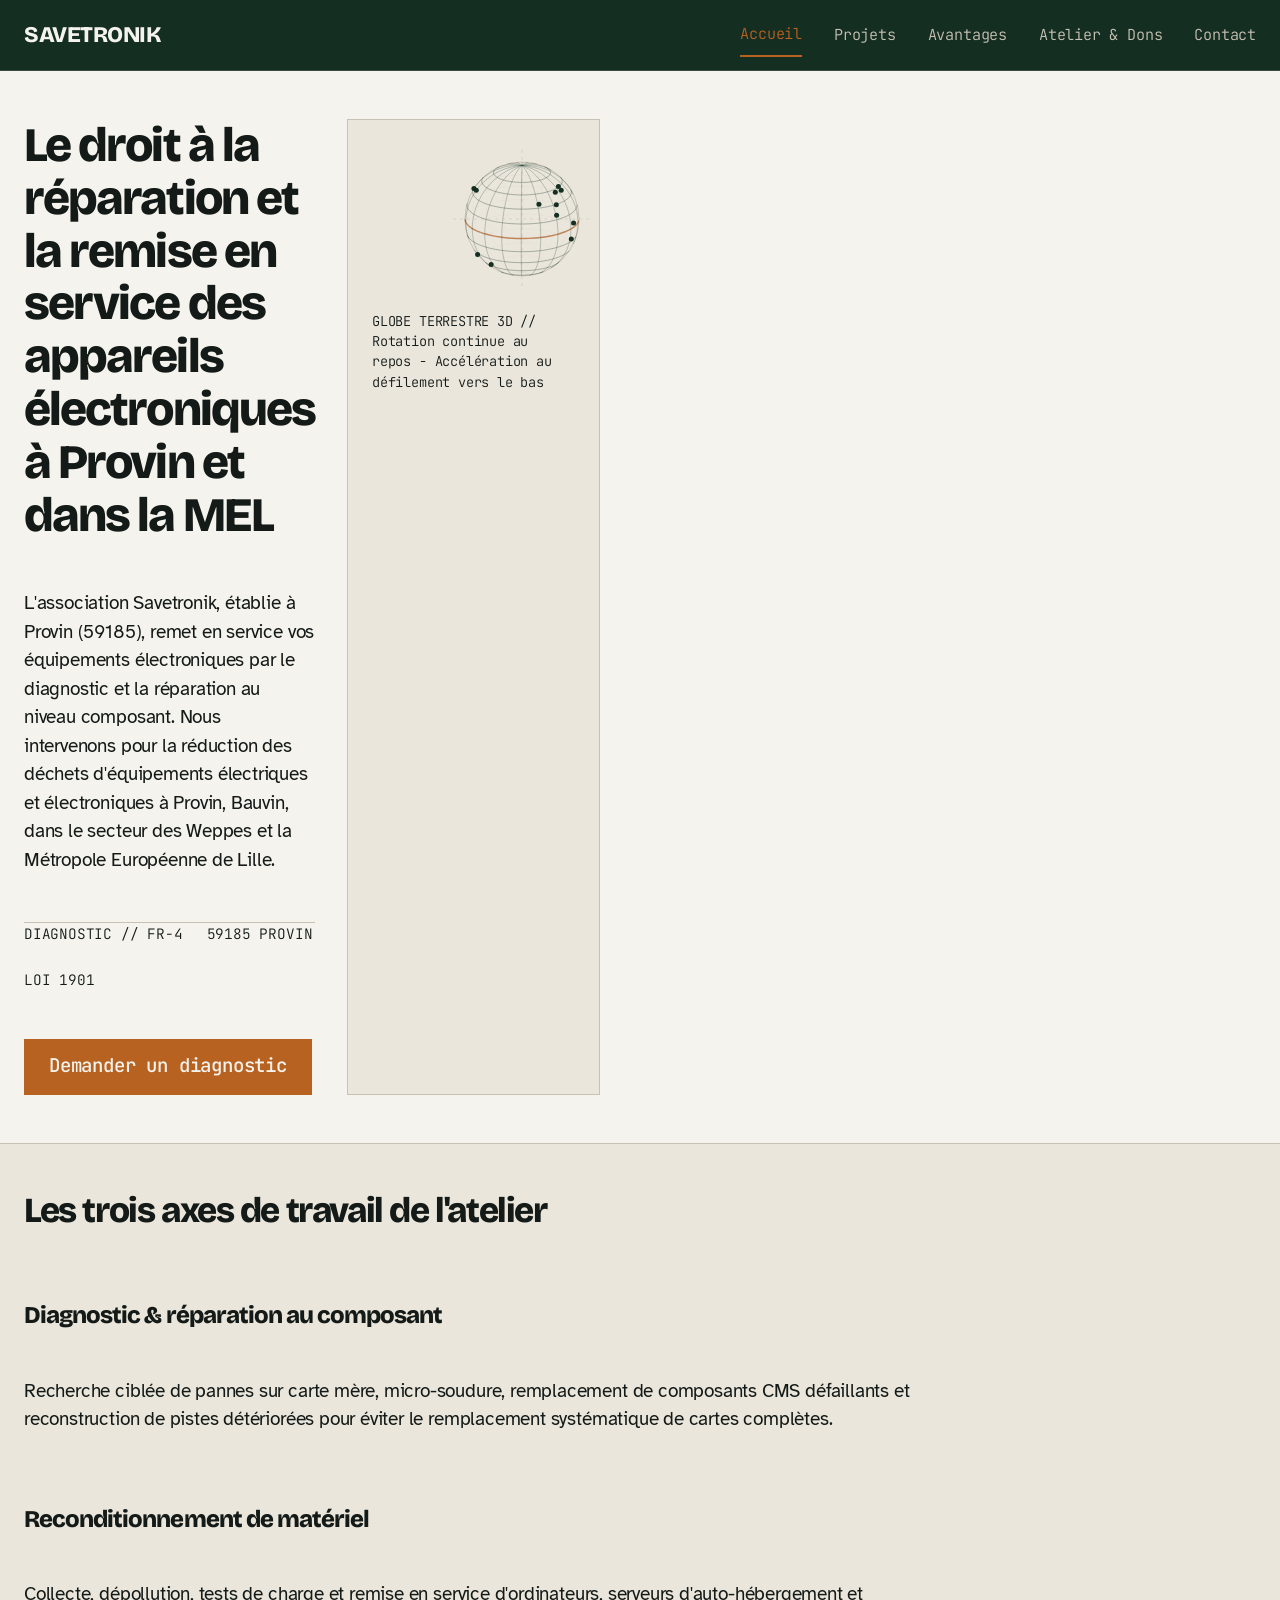
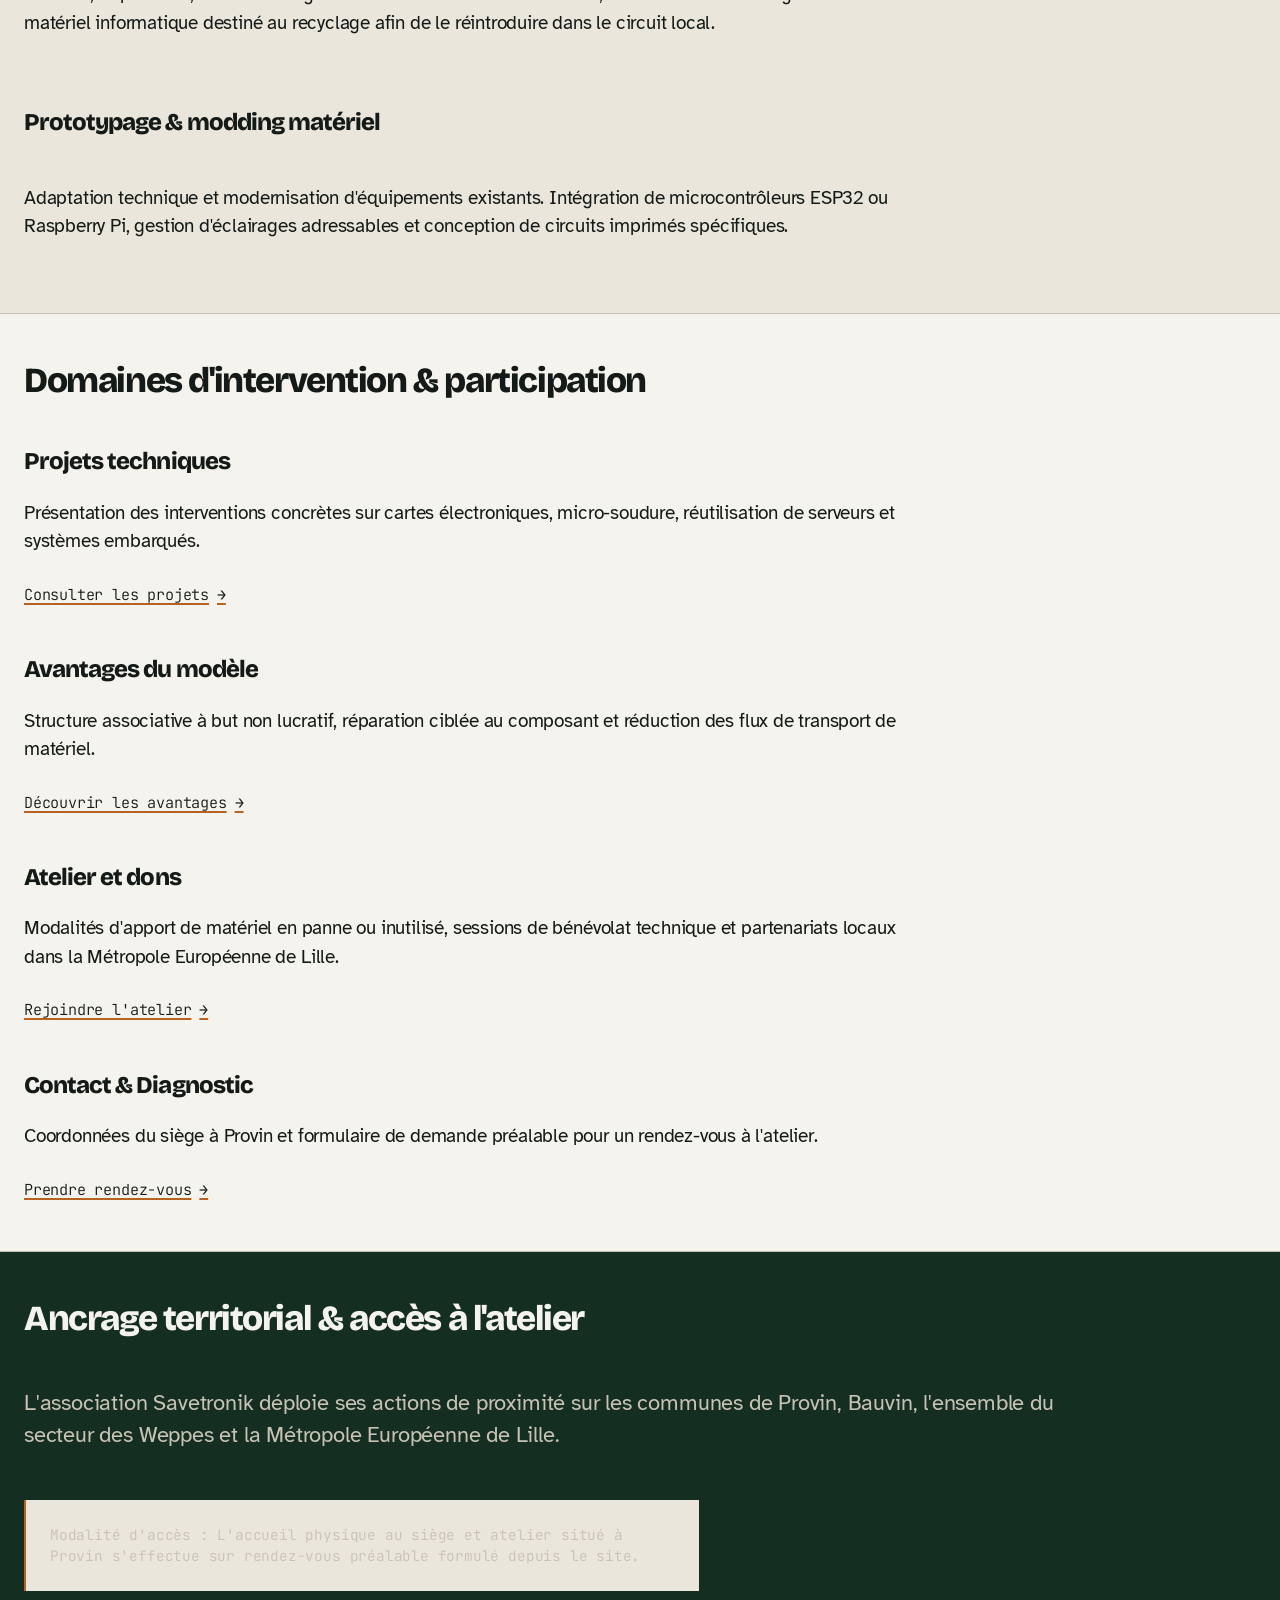
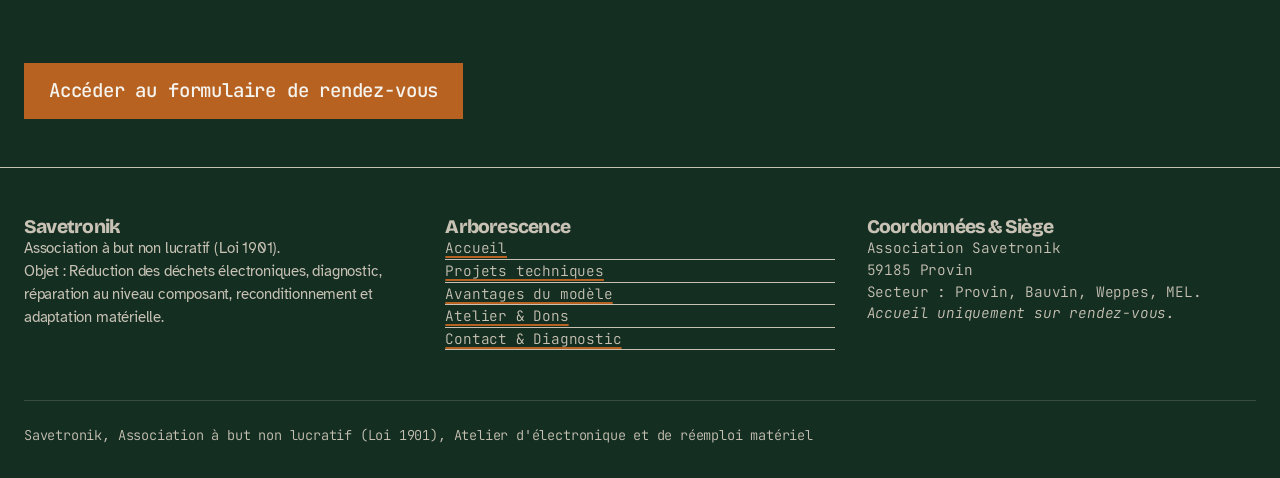
<file: index.html>
<!DOCTYPE html>
<html lang="fr">
<head>
  <meta charset="UTF-8">
  <meta name="viewport" content="width=device-width, initial-scale=1.0">
  <title>Savetronik - Réparation électronique et réemploi à Provin et dans la MEL</title>
  <meta name="description" content="Association à but non lucratif pour la réduction des déchets électroniques, la réparation au composant et le reconditionnement matériel à Provin, Bauvin et dans la Métropole Européenne de Lille.">
  <link rel="stylesheet" href="style.css">
</head>
<body>

  <a href="#contenu-principal" class="visuellement-cache">Aller au contenu principal</a>

  <header class="entete">
    <div class="conteneur conteneur--large entete__interieur">
      <a href="index.html" class="marque" aria-label="Accueil Savetronik">SAVETRONIK</a>
      <button class="nav-bouton" id="btn-menu" aria-label="Menu de navigation" aria-expanded="false" aria-controls="nav-principale">MENU</button>
      <nav class="nav" id="nav-principale">
        <a href="index.html" aria-current="page">Accueil</a>
        <a href="projets.html">Projets</a>
        <a href="avantages.html">Avantages</a>
        <a href="atelier.html">Atelier &amp; Dons</a>
        <a href="contact.html">Contact</a>
      </nav>
    </div>
  </header>

  <main id="contenu-principal">

    <section class="section premier-ecran">
      <div class="conteneur conteneur--large colonnes colonnes--asym">
        <div class="pile">
          <h1 class="premier-ecran__titre">Le droit à la réparation et la remise en service des appareils électroniques à Provin et dans la MEL</h1>
          <p class="premier-ecran__texte">
            L'association Savetronik, établie à Provin (59185), remet en service vos équipements électroniques par le diagnostic et la réparation au niveau composant. Nous intervenons pour la réduction des déchets d'équipements électriques et électroniques à Provin, Bauvin, dans le secteur des Weppes et la Métropole Européenne de Lille.
          </p>
          <div class="reperes">
            <span>DIAGNOSTIC // FR-4</span>
            <span>59185 PROVIN</span>
            <span>LOI 1901</span>
          </div>
          <p style="margin-top: var(--espace-m); margin-bottom: 0;">
            <a href="contact.html" class="bouton">Demander un diagnostic</a>
          </p>
        </div>

        <div class="premier-ecran__media">
          <canvas id="globe-3d" aria-label="Globe 3D filaire de la Terre tournant doucement au repos et plus vite lors du défilement vers le bas"></canvas>
          <p class="legende">GLOBE TERRESTRE 3D // Rotation continue au repos - Accélération au défilement vers le bas</p>
        </div>
      </div>
    </section>

    <section class="section section--teintee">
      <div class="conteneur conteneur--large">
        <h2 class="titre-section">Les trois axes de travail de l'atelier</h2>
        <div class="axes-grid">
          <div class="pile">
            <h3>Diagnostic &amp; réparation au composant</h3>
            <p>Recherche ciblée de pannes sur carte mère, micro-soudure, remplacement de composants CMS défaillants et reconstruction de pistes détériorées pour éviter le remplacement systématique de cartes complètes.</p>
          </div>
          <div class="pile">
            <h3>Reconditionnement de matériel</h3>
            <p>Collecte, dépollution, tests de charge et remise en service d'ordinateurs, serveurs d'auto-hébergement et matériel informatique destiné au recyclage afin de le réintroduire dans le circuit local.</p>
          </div>
          <div class="pile">
            <h3>Prototypage &amp; modding matériel</h3>
            <p>Adaptation technique et modernisation d'équipements existants. Intégration de microcontrôleurs ESP32 ou Raspberry Pi, gestion d'éclairages adressables et conception de circuits imprimés spécifiques.</p>
          </div>
        </div>
      </div>
    </section>

    <section class="section">
      <div class="conteneur conteneur--large">
        <h2 class="titre-section">Domaines d'intervention &amp; participation</h2>
        <ul class="renvois-liste">
          <li class="renvois-ligne">
            <h3>Projets techniques</h3>
            <p>Présentation des interventions concrètes sur cartes électroniques, micro-soudure, réutilisation de serveurs et systèmes embarqués.</p>
            <a href="projets.html" class="lien-fleche">Consulter les projets</a>
          </li>
          <li class="renvois-ligne">
            <h3>Avantages du modèle</h3>
            <p>Structure associative à but non lucratif, réparation ciblée au composant et réduction des flux de transport de matériel.</p>
            <a href="avantages.html" class="lien-fleche">Découvrir les avantages</a>
          </li>
          <li class="renvois-ligne">
            <h3>Atelier et dons</h3>
            <p>Modalités d'apport de matériel en panne ou inutilisé, sessions de bénévolat technique et partenariats locaux dans la Métropole Européenne de Lille.</p>
            <a href="atelier.html" class="lien-fleche">Rejoindre l'atelier</a>
          </li>
          <li class="renvois-ligne">
            <h3>Contact &amp; Diagnostic</h3>
            <p>Coordonnées du siège à Provin et formulaire de demande préalable pour un rendez-vous à l'atelier.</p>
            <a href="contact.html" class="lien-fleche">Prendre rendez-vous</a>
          </li>
        </ul>
      </div>
    </section>

    <section class="section section--inverse">
      <div class="conteneur conteneur--large pile">
        <h2 class="titre-section">Ancrage territorial &amp; accès à l'atelier</h2>
        <p class="texte-large">
          L'association Savetronik déploie ses actions de proximité sur les communes de Provin, Bauvin, l'ensemble du secteur des Weppes et la Métropole Européenne de Lille.
        </p>
        <p class="note">
          Modalité d'accès : L'accueil physique au siège et atelier situé à Provin s'effectue sur rendez-vous préalable formulé depuis le site.
        </p>
        <p style="margin-top: var(--espace-m); margin-bottom: 0;">
          <a href="contact.html" class="bouton">Accéder au formulaire de rendez-vous</a>
        </p>
      </div>
    </section>

  </main>

  <footer class="pied">
    <div class="conteneur conteneur--large">
      <div class="pied__colonnes">
        <div>
          <h3 style="font-size: 1.2rem; margin-top: 0; margin-bottom: var(--espace-s);">Savetronik</h3>
          <p style="font-size: 0.95rem;">
            Association à but non lucratif (Loi 1901).<br>
            Objet : Réduction des déchets électroniques, diagnostic, réparation au niveau composant, reconditionnement et adaptation matérielle.
          </p>
        </div>
        <div>
          <h3 style="font-size: 1.2rem; margin-top: 0; margin-bottom: var(--espace-s);">Arborescence</h3>
          <ul class="filets" style="font-family: var(--police-mono); font-size: 0.9rem;">
            <li><a href="index.html">Accueil</a></li>
            <li><a href="projets.html">Projets techniques</a></li>
            <li><a href="avantages.html">Avantages du modèle</a></li>
            <li><a href="atelier.html">Atelier &amp; Dons</a></li>
            <li><a href="contact.html">Contact &amp; Diagnostic</a></li>
          </ul>
        </div>
        <div>
          <h3 style="font-size: 1.2rem; margin-top: 0; margin-bottom: var(--espace-s);">Coordonnées &amp; Siège</h3>
          <p style="font-family: var(--police-mono); font-size: 0.9rem;">
            Association Savetronik<br>
            59185 Provin<br>
            Secteur : Provin, Bauvin, Weppes, MEL.<br>
            <em>Accueil uniquement sur rendez-vous.</em>
          </p>
        </div>
      </div>
      <div class="pied__mentions">
        <span>Savetronik, Association à but non lucratif (Loi 1901), Atelier d'électronique et de réemploi matériel</span>
      </div>
    </div>
  </footer>

  <script>
    const btnMenu = document.getElementById('btn-menu');
    const navPrincipale = document.getElementById('nav-principale');

    if (btnMenu && navPrincipale) {
      btnMenu.addEventListener('click', () => {
        const isOpen = navPrincipale.classList.toggle('nav--ouverte');
        btnMenu.setAttribute('aria-expanded', isOpen);
      });
    }

    (function initTerre3D() {
      const canvas = document.getElementById('globe-3d');
      if (!canvas) return;
      const ctx = canvas.getContext('2d');

      let width = 0;
      let height = 0;
      let radius = 0;
      let angleY = 0;
      const angleX = 0.35;

      const baseSpeed = 0.003;
      let extraSpeed = 0;
      let lastScrollY = window.scrollY;

      function ajusterTaille() {
        const dpr = window.devicePixelRatio || 1;
        const rect = canvas.getBoundingClientRect();
        width = rect.width;
        height = rect.height || rect.width;
        canvas.width = width * dpr;
        canvas.height = height * dpr;
        ctx.scale(dpr, dpr);
        radius = Math.min(width, height) * 0.38;
      }

      window.addEventListener('resize', ajusterTaille);
      ajusterTaille();

      window.addEventListener('scroll', () => {
        const actuelScroll = window.scrollY;
        const delta = actuelScroll - lastScrollY;
        if (delta > 0) {
          extraSpeed += delta * 0.0018;
        }
        lastScrollY = actuelScroll;
      }, { passive: true });

      const latitudes = [-60, -45, -30, -15, 0, 15, 30, 45, 60];
      const longitudes = [];
      for (let i = 0; i < 360; i += 20) {
        longitudes.push(i);
      }

      const continents = [
        { lat: 50.5, lon: 2.9, label: "PROVIN / MEL", focal: true },
        { lat: 48.8, lon: 2.35 }, { lat: 51.5, lon: -0.12 }, { lat: 41.9, lon: 12.5 },
        { lat: 52.5, lon: 13.4 }, { lat: 55.7, lon: 37.6 }, { lat: 40.4, lon: -3.7 },
        { lat: 36.7, lon: 3.0 }, { lat: 30.0, lon: 31.2 }, { lat: -4.3, lon: 15.3 },
        { lat: -26.2, lon: 28.0 }, { lat: 14.7, lon: -17.4 }, { lat: 12.0, lon: 8.5 },
        { lat: 35.7, lon: 139.7 }, { lat: 31.2, lon: 121.4 }, { lat: 28.6, lon: 77.2 },
        { lat: 13.7, lon: 100.5 }, { lat: 1.3, lon: 103.8 }, { lat: 25.0, lon: 55.3 },
        { lat: 40.7, lon: -74.0 }, { lat: 34.0, lon: -118.2 }, { lat: 41.8, lon: -87.6 },
        { lat: 29.7, lon: -95.3 }, { lat: 45.5, lon: -73.5 }, { lat: 19.4, lon: -99.1 },
        { lat: -23.5, lon: -46.6 }, { lat: -34.6, lon: -58.4 }, { lat: -12.0, lon: -77.0 },
        { lat: 4.6, lon: -74.0 }, { lat: -33.8, lon: 151.2 }, { lat: -37.8, lon: 144.9 },
        { lat: -41.3, lon: 174.7 }
      ];

      function projeter(latDeg, lonDeg) {
        const lat = latDeg * Math.PI / 180;
        const lon = (lonDeg * Math.PI / 180) + angleY;

        const x = Math.cos(lat) * Math.sin(lon);
        const y = Math.sin(lat);
        const z = Math.cos(lat) * Math.cos(lon);

        const yRot = y * Math.cos(angleX) - z * Math.sin(angleX);
        const zRot = y * Math.sin(angleX) + z * Math.cos(angleX);

        return {
          x: width / 2 + x * radius,
          y: height / 2 - yRot * radius,
          z: zRot
        };
      }

      function animer() {
        ctx.clearRect(0, 0, width, height);

        ctx.beginPath();
        ctx.arc(width / 2, height / 2, radius, 0, Math.PI * 2);
        ctx.fillStyle = '#EAE6DC';
        ctx.fill();
        ctx.strokeStyle = '#C8C2B4';
        ctx.lineWidth = 1;
        ctx.stroke();

        ctx.setLineDash([3, 4]);
        ctx.strokeStyle = 'rgba(200, 194, 180, 0.5)';
        ctx.beginPath();
        ctx.moveTo(width / 2 - radius - 12, height / 2);
        ctx.lineTo(width / 2 + radius + 12, height / 2);
        ctx.moveTo(width / 2, height / 2 - radius - 12);
        ctx.lineTo(width / 2, height / 2 + radius + 12);
        ctx.stroke();
        ctx.setLineDash([]);

        latitudes.forEach(lat => {
          const pts = [];
          for (let lon = 0; lon <= 360; lon += 6) {
            pts.push(projeter(lat, lon));
          }
          for (let i = 0; i < pts.length - 1; i++) {
            const p1 = pts[i];
            const p2 = pts[i + 1];
            ctx.beginPath();
            ctx.moveTo(p1.x, p1.y);
            ctx.lineTo(p2.x, p2.y);
            if (p1.z > 0 && p2.z > 0) {
              ctx.strokeStyle = lat === 0 ? 'rgba(168, 80, 20, 0.65)' : 'rgba(20, 46, 34, 0.4)';
              ctx.lineWidth = lat === 0 ? 1.4 : 0.8;
              ctx.stroke();
            } else {
              ctx.strokeStyle = 'rgba(200, 194, 180, 0.2)';
              ctx.lineWidth = 0.5;
              ctx.stroke();
            }
          }
        });

        longitudes.forEach(lon => {
          const pts = [];
          for (let lat = -90; lat <= 90; lat += 6) {
            pts.push(projeter(lat, lon));
          }
          for (let i = 0; i < pts.length - 1; i++) {
            const p1 = pts[i];
            const p2 = pts[i + 1];
            ctx.beginPath();
            ctx.moveTo(p1.x, p1.y);
            ctx.lineTo(p2.x, p2.y);
            if (p1.z > 0 && p2.z > 0) {
              ctx.strokeStyle = 'rgba(20, 46, 34, 0.3)';
              ctx.lineWidth = 0.8;
              ctx.stroke();
            } else {
              ctx.strokeStyle = 'rgba(200, 194, 180, 0.18)';
              ctx.lineWidth = 0.5;
              ctx.stroke();
            }
          }
        });

        continents.forEach(pt => {
          const p = projeter(pt.lat, pt.lon);
          if (p.z > 0) {
            if (pt.focal) {
              ctx.beginPath();
              ctx.arc(p.x, p.y, 7, 0, Math.PI * 2);
              ctx.strokeStyle = '#A85014';
              ctx.lineWidth = 1.5;
              ctx.stroke();

              ctx.beginPath();
              ctx.arc(p.x, p.y, 3, 0, Math.PI * 2);
              ctx.fillStyle = '#A85014';
              ctx.fill();

              ctx.font = '10px "JetBrains Mono", monospace';
              ctx.fillStyle = '#142E22';
              ctx.fillText(pt.label, p.x + 10, p.y + 3);
            } else {
              ctx.beginPath();
              ctx.arc(p.x, p.y, 2.5, 0, Math.PI * 2);
              ctx.fillStyle = '#142E22';
              ctx.fill();
            }
          }
        });

        const vitesseActuelle = baseSpeed + extraSpeed;
        angleY += vitesseActuelle;
        extraSpeed *= 0.92;

        requestAnimationFrame(animer);
      }

      requestAnimationFrame(animer);
    })();
  </script>
</body>
</html>
</file>
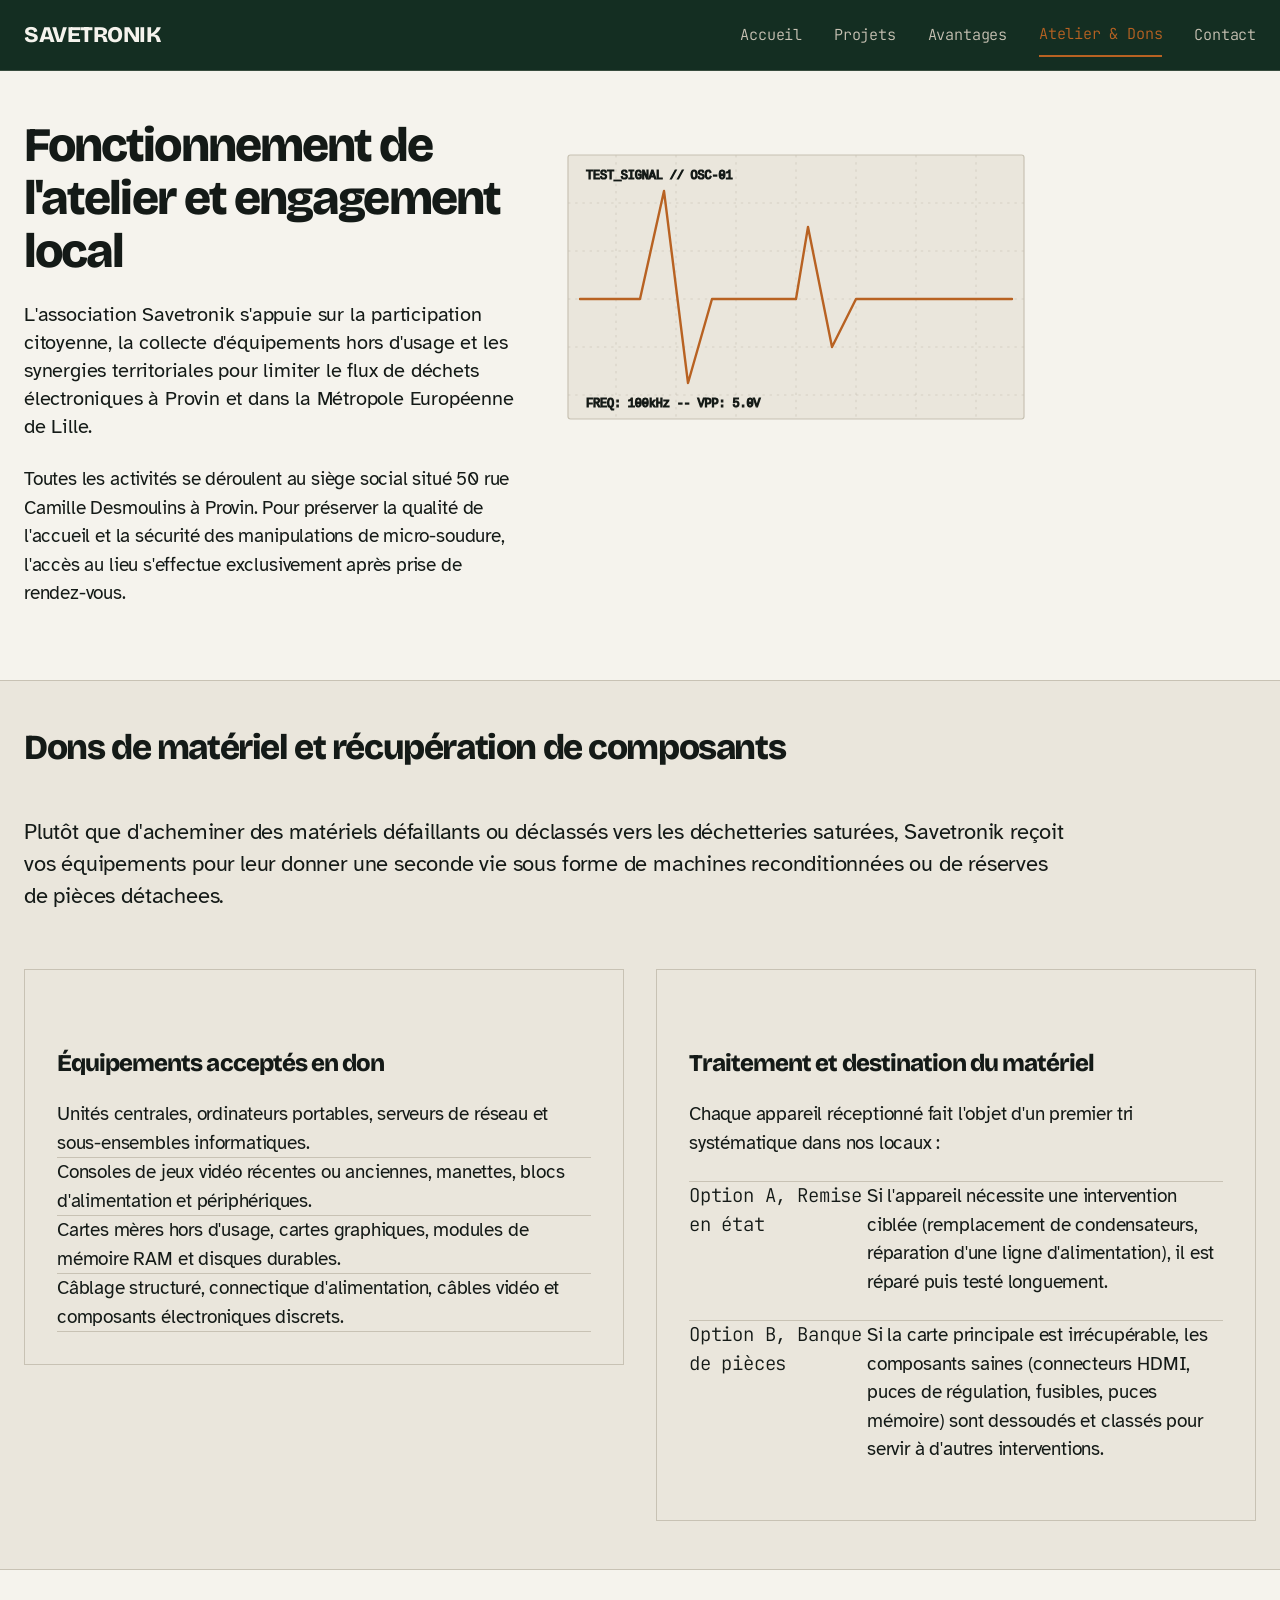
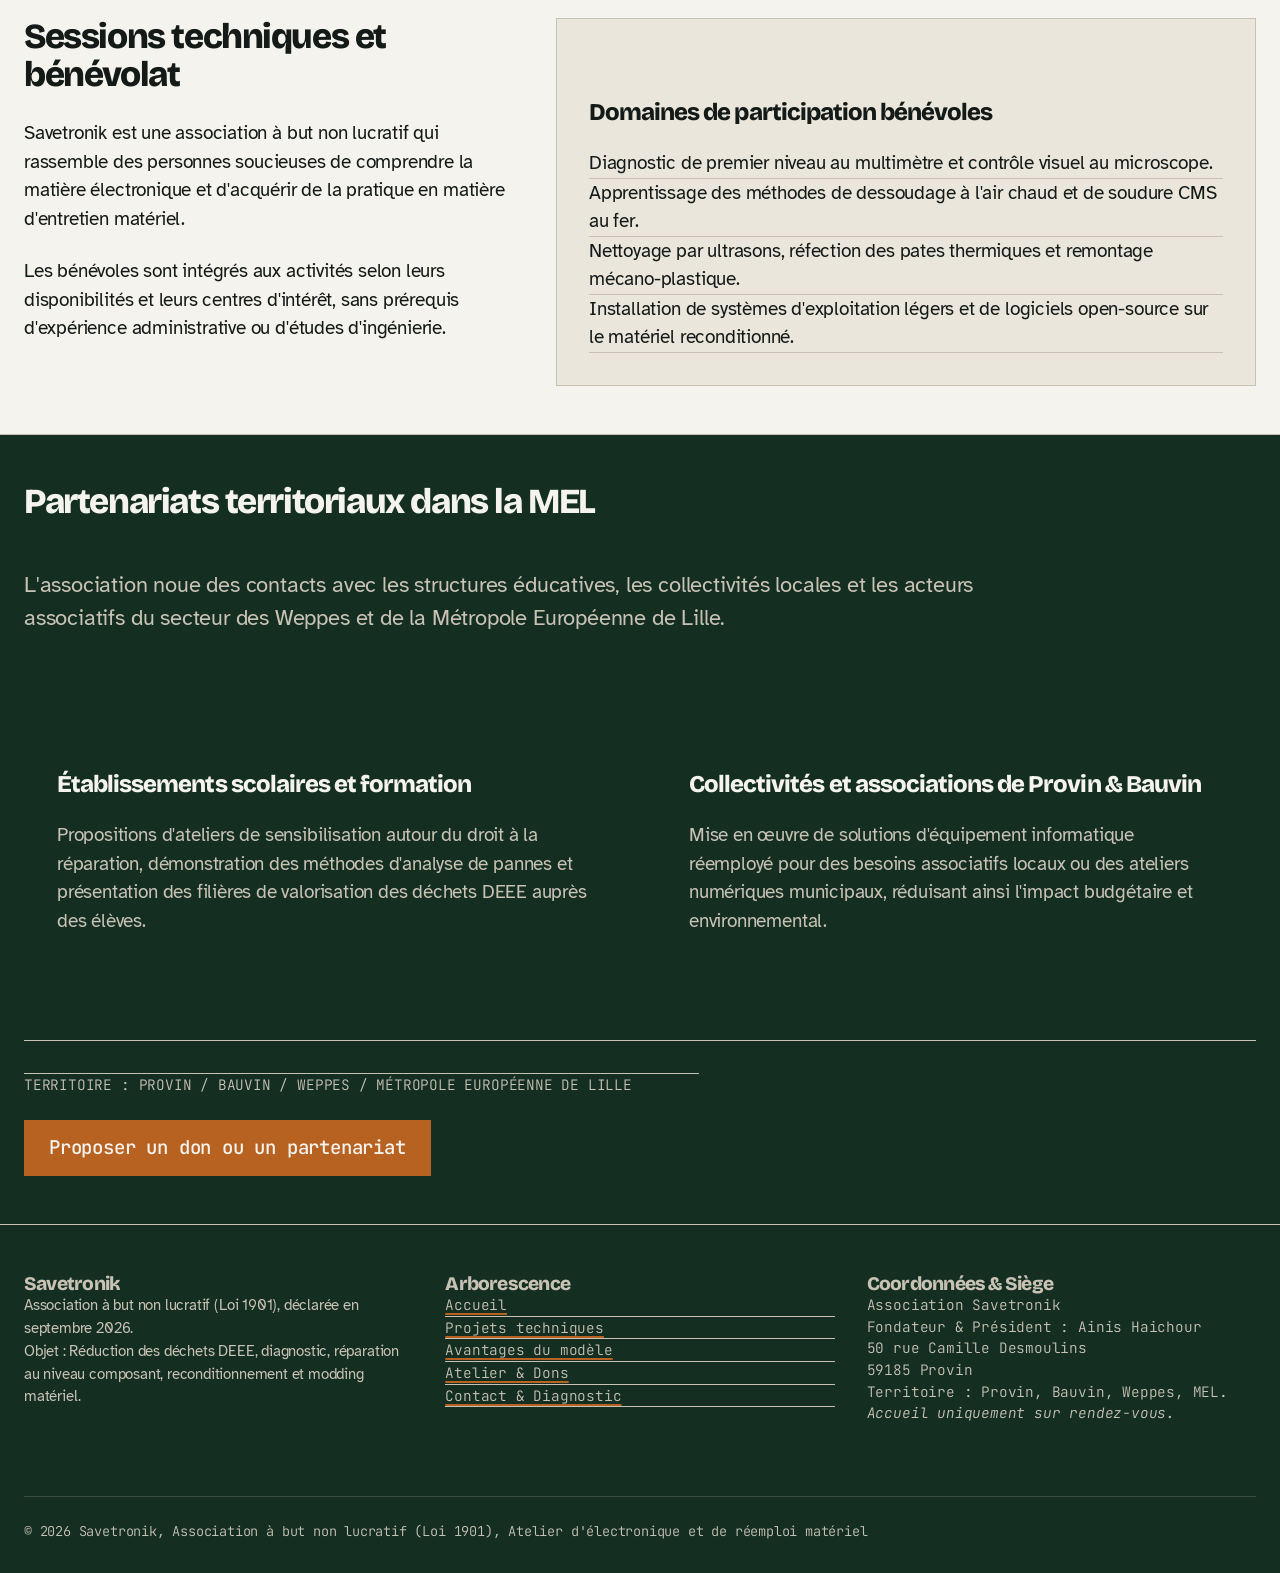
<file: atelier.html>
<!DOCTYPE html>
<html lang="fr">
<head>
  <meta charset="UTF-8">
  <meta name="viewport" content="width=device-width, initial-scale=1.0">
  <title>Savetronik — Atelier, dons de matériel et bénévolat à Provin</title>
  <meta name="description" content="Modalités de participation à l'association Savetronik : collecte de dons d'équipements informatiques et électroniques, bénévolat technique et partenariats dans la MEL.">
  <link rel="stylesheet" href="style.css">
  <style>
    /* Structure spécifique de la page Atelier */
    .atelier-grille {
      display: grid;
      grid-template-columns: 1fr;
      gap: var(--espace-l);
    }
    @media (min-width: 768px) {
      .atelier-grille {
        grid-template-columns: 1fr 1fr;
        align-items: start;
      }
    }

    .carte-action {
      background-color: var(--surface);
      border: 1px solid var(--bordure);
      padding: var(--espace-l);
    }

    .carte-action--inverse {
      background-color: var(--bloc-fonce);
      color: var(--fond);
      border: 1px solid var(--bloc-fonce);
    }
    .carte-action--inverse h2,
    .carte-action--inverse h3 {
      color: var(--fond);
    }
    .carte-action--inverse p {
      color: var(--texte-secondaire);
    }

    .sch-atelier {
      width: 100%;
      max-width: 480px;
      height: auto;
      display: block;
      margin: var(--espace-m) 0;
    }
  </style>
</head>
<body>

  <header class="entete">
    <div class="conteneur conteneur--large entete__interieur">
      <a href="index.html" class="marque" aria-label="Accueil Savetronik">SAVETRONIK</a>
      <button class="nav-bouton" id="btn-menu" aria-label="Menu de navigation" aria-expanded="false" aria-controls="nav-principale">MENU</button>
      <nav class="nav" id="nav-principale">
        <a href="index.html">Accueil</a>
        <a href="projets.html">Projets</a>
        <a href="avantages.html">Avantages</a>
        <a href="atelier.html" aria-current="page">Atelier &amp; Dons</a>
        <a href="contact.html">Contact</a>
      </nav>
    </div>
  </header>

  <main>
    <!-- Premier écran : Présentation générale de l'atelier -->
    <section class="section">
      <div class="conteneur conteneur--large">
        <div class="colonnes colonnes--asym">
          <div>
            <h1 class="premier-ecran__titre">Fonctionnement de l'atelier et engagement local</h1>
            <p class="chapeau">
              L'association Savetronik s'appuie sur la participation citoyenne, la collecte d'équipements hors d'usage et les synergies territoriales pour limiter le flux de déchets électroniques à Provin et dans la Métropole Européenne de Lille.
            </p>
            <p>
              Toutes les activités se déroulent au siège social situé 50 rue Camille Desmoulins à Provin. Pour préserver la qualité de l'accueil et la sécurité des manipulations de micro-soudure, l'accès au lieu s'effectue exclusivement après prise de rendez-vous.
            </p>
          </div>
          <div>
            <!-- Schéma SVG : Signal oscilloscope et fer à souder -->
            <svg class="sch-atelier" viewBox="0 0 400 240" fill="none" stroke="currentColor" xmlns="http://www.w3.org/2000/svg" aria-hidden="true">
              <rect x="10" y="10" width="380" height="220" rx="2" stroke="#C8C2B4" stroke-width="1" fill="#EAE6DC"/>
              <!-- Grille technique -->
              <path d="M 50 10 V 230 M 100 10 V 230 M 150 10 V 230 M 200 10 V 230 M 250 10 V 230 M 300 10 V 230 M 350 10 V 230" stroke="#C8C2B4" stroke-width="0.5" stroke-dasharray="2 4"/>
              <path d="M 10 50 H 390 M 10 90 H 390 M 10 130 H 390 M 10 170 H 390 M 10 210 H 390" stroke="#C8C2B4" stroke-width="0.5" stroke-dasharray="2 4"/>
              <!-- Signal oscilloscope -->
              <path d="M 20 130 L 70 130 L 90 40 L 110 200 L 130 130 L 200 130 L 210 70 L 230 170 L 250 130 L 380 130" stroke="#B86222" stroke-width="2" stroke-linecap="round" stroke-linejoin="round"/>
              <!-- Repères textuels -->
              <text x="25" y="30" font-family="monospace" font-size="10" fill="#141A17">TEST_SIGNAL // OSC-01</text>
              <text x="25" y="220" font-family="monospace" font-size="10" fill="#B86222">FREQ: 100kHz -- VPP: 5.0V</text>
            </svg>
          </div>
        </div>
      </div>
    </section>

    <!-- Axe 1 : Collecte et dons de matériel -->
    <section class="section section--teintee">
      <div class="conteneur conteneur--large">
        <div class="pile">
          <h2 class="titre-section">Dons de matériel et récupération de composants</h2>
          <p class="texte-large" style="max-width: 75ch;">
            Plutôt que d'acheminer des matériels défaillants ou déclassés vers les déchetteries saturées, Savetronik reçoit vos équipements pour leur donner une seconde vie sous forme de machines reconditionnées ou de réserves de pièces détachees.
          </p>
        </div>

        <div class="atelier-grille" style="margin-top: var(--espace-l);">
          <div class="carte-action">
            <h3>Équipements acceptés en don</h3>
            <ul class="filets" style="margin-top: var(--espace-m);">
              <li>Unités centrales, ordinateurs portables, serveurs de réseau et sous-ensembles informatiques.</li>
              <li>Consoles de jeux vidéo récentes ou anciennes, manettes, blocs d'alimentation et périphériques.</li>
              <li>Cartes mères hors d'usage, cartes graphiques, modules de mémoire RAM et disques durables.</li>
              <li>Câblage structuré, connectique d'alimentation, câbles vidéo et composants électroniques discrets.</li>
            </ul>
          </div>

          <div class="carte-action">
            <h3>Traitement et destination du matériel</h3>
            <p>
              Chaque appareil réceptionné fait l'objet d'un premier tri systématique dans nos locaux :
            </p>
            <dl class="definitions" style="margin-top: var(--espace-m);">
              <dt>Option A, Remise en état</dt>
              <dd>Si l'appareil nécessite une intervention ciblée (remplacement de condensateurs, réparation d'une ligne d'alimentation), il est réparé puis testé longuement.</dd>
              <dt>Option B, Banque de pièces</dt>
              <dd>Si la carte principale est irrécupérable, les composants saines (connecteurs HDMI, puces de régulation, fusibles, puces mémoire) sont dessoudés et classés pour servir à d'autres interventions.</dd>
            </dl>
          </div>
        </div>
      </div>
    </section>

    <!-- Axe 2 : Bénévolat et apprentissage -->
    <section class="section">
      <div class="conteneur conteneur--large">
        <div class="colonnes colonnes--asym">
          <div>
            <h2 class="titre-section">Sessions techniques et bénévolat</h2>
            <p>
              Savetronik est une association à but non lucratif qui rassemble des personnes soucieuses de comprendre la matière électronique et d'acquérir de la pratique en matière d'entretien matériel.
            </p>
            <p>
              Les bénévoles sont intégrés aux activités selon leurs disponibilités et leurs centres d'intérêt, sans prérequis d'expérience administrative ou d'études d'ingénierie.
            </p>
          </div>
          <div>
            <div class="carte-action">
              <h3>Domaines de participation bénévoles</h3>
              <ul class="filets" style="margin-top: var(--espace-m);">
                <li>Diagnostic de premier niveau au multimètre et contrôle visuel au microscope.</li>
                <li>Apprentissage des méthodes de dessoudage à l'air chaud et de soudure CMS au fer.</li>
                <li>Nettoyage par ultrasons, réfection des pates thermiques et remontage mécano-plastique.</li>
                <li>Installation de systèmes d'exploitation légers et de logiciels open-source sur le matériel reconditionné.</li>
              </ul>
            </div>
          </div>
        </div>
      </div>
    </section>

    <!-- Axe 3 : Partenariats locaux et institutionnels -->
    <section class="section section--inverse">
      <div class="conteneur conteneur--large">
        <div class="pile">
          <h2 class="titre-section">Partenariats territoriaux dans la MEL</h2>
          <p class="texte-large" style="max-width: 75ch;">
            L'association noue des contacts avec les structures éducatives, les collectivités locales et les acteurs associatifs du secteur des Weppes et de la Métropole Européenne de Lille.
          </p>
        </div>

        <div class="atelier-grille" style="margin-top: var(--espace-l);">
          <div class="carte-action carte-action--inverse">
            <h3>Établissements scolaires et formation</h3>
            <p>
              Propositions d'ateliers de sensibilisation autour du droit à la réparation, démonstration des méthodes d'analyse de pannes et présentation des filières de valorisation des déchets DEEE auprès des élèves.
            </p>
          </div>

          <div class="carte-action carte-action--inverse">
            <h3>Collectivités et associations de Provin &amp; Bauvin</h3>
            <p>
              Mise en œuvre de solutions d'équipement informatique réemployé pour des besoins associatifs locaux ou des ateliers numériques municipaux, réduisant ainsi l'impact budgétaire et environnemental.
            </p>
          </div>
        </div>

        <div style="margin-top: var(--espace-xl); border-top: 1px solid var(--texte-secondaire); padding-top: var(--espace-l);">
          <p class="reperes" style="color: var(--texte-secondaire);">
            TERRITOIRE : PROVIN / BAUVIN / WEPPES / MÉTROPOLE EUROPÉENNE DE LILLE
          </p>
          <div style="margin-top: var(--espace-m);">
            <a href="contact.html" class="bouton">Proposer un don ou un partenariat</a>
          </div>
        </div>
      </div>
    </section>
  </main>

  <footer class="pied">
    <div class="conteneur conteneur--large">
      <div class="pied__colonnes">
        <div>
          <h3 style="font-size: 1.2rem; margin-top: 0; margin-bottom: var(--espace-s);">Savetronik</h3>
          <p style="font-size: 0.95rem;">
            Association à but non lucratif (Loi 1901), déclarée en septembre 2026.<br>
            Objet : Réduction des déchets DEEE, diagnostic, réparation au niveau composant, reconditionnement et modding matériel.
          </p>
        </div>
        <div>
          <h3 style="font-size: 1.2rem; margin-top: 0; margin-bottom: var(--espace-s);">Arborescence</h3>
          <ul class="filets" style="font-family: var(--police-mono, monospace); font-size: 0.9rem;">
            <li><a href="index.html">Accueil</a></li>
            <li><a href="projets.html">Projets techniques</a></li>
            <li><a href="avantages.html">Avantages du modèle</a></li>
            <li><a href="atelier.html">Atelier &amp; Dons</a></li>
            <li><a href="contact.html">Contact &amp; Diagnostic</a></li>
          </ul>
        </div>
        <div>
          <h3 style="font-size: 1.2rem; margin-top: 0; margin-bottom: var(--espace-s);">Coordonnées &amp; Siège</h3>
          <p style="font-family: var(--police-mono, monospace); font-size: 0.9rem;">
            Association Savetronik<br>
            Fondateur &amp; Président : Ainis Haichour<br>
            50 rue Camille Desmoulins<br>
            59185 Provin<br>
            Territoire : Provin, Bauvin, Weppes, MEL.<br>
            <em>Accueil uniquement sur rendez-vous.</em>
          </p>
        </div>
      </div>
      <div class="pied__mentions">
        <span>© 2026 Savetronik, Association à but non lucratif (Loi 1901), Atelier d'électronique et de réemploi matériel</span>
      </div>
    </div>
  </footer>

  <script>
    // Gestion simplifiée du menu mobile
    const btnMenu = document.getElementById('btn-menu');
    const navPrincipale = document.getElementById('nav-principale');

    if (btnMenu && navPrincipale) {
      btnMenu.addEventListener('click', function() {
        const estOuvert = btnMenu.getAttribute('aria-expanded') === 'true';
        btnMenu.setAttribute('aria-expanded', !estOuvert);
        navPrincipale.classList.toggle('nav--ouverte');
      });
    }
  </script>
</body>
</html>
</file>
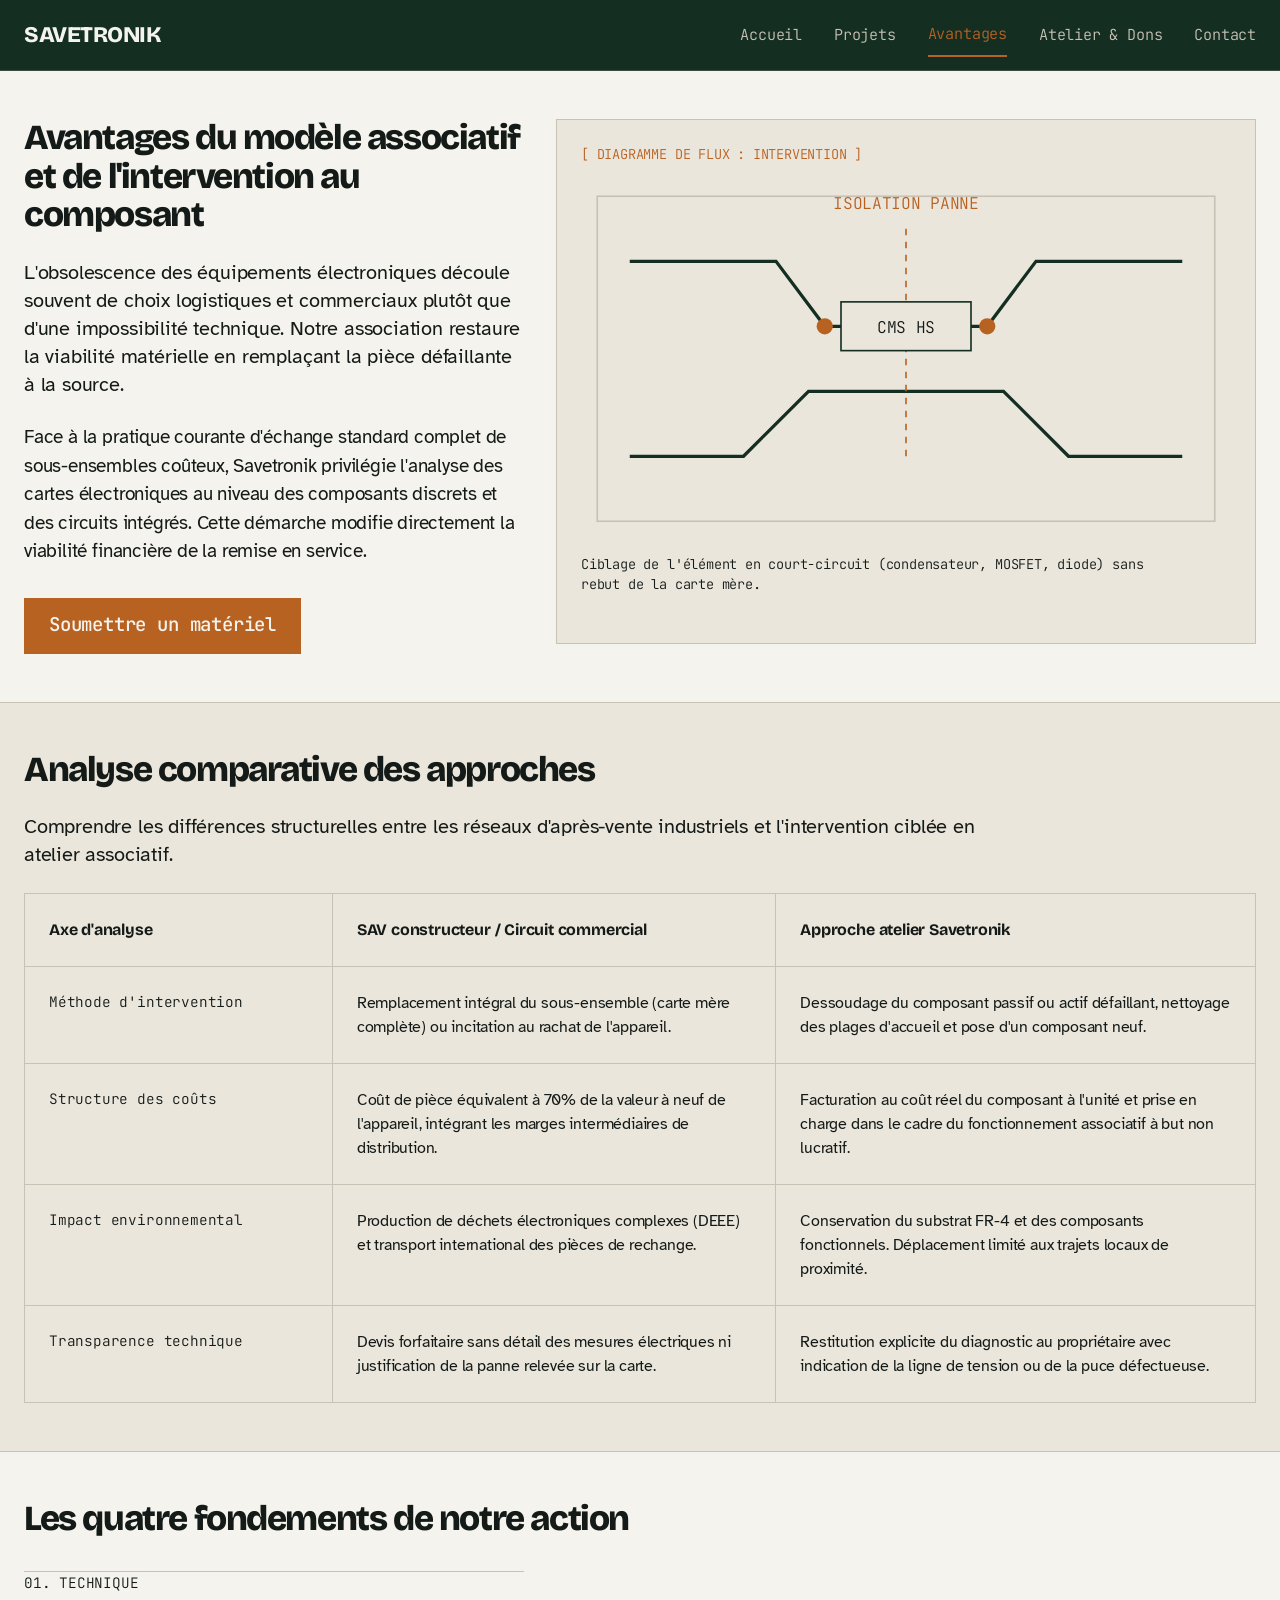
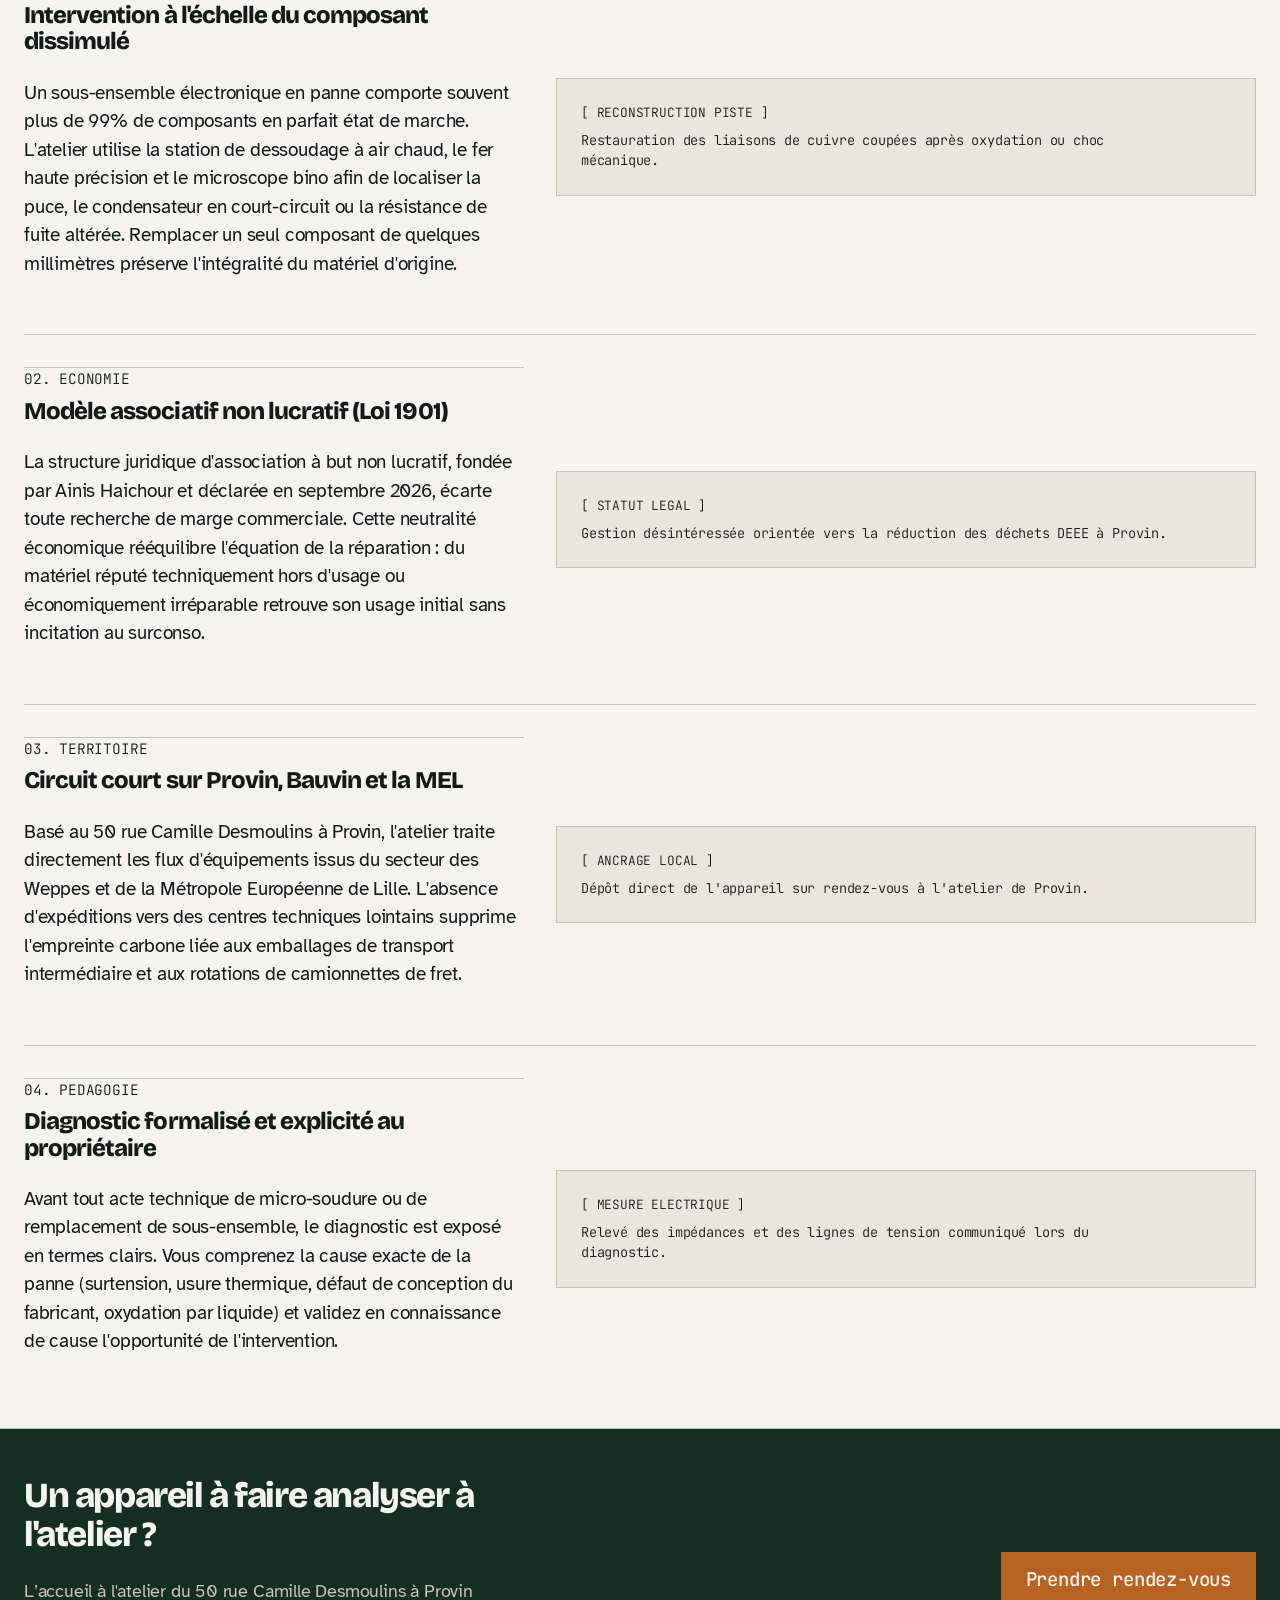
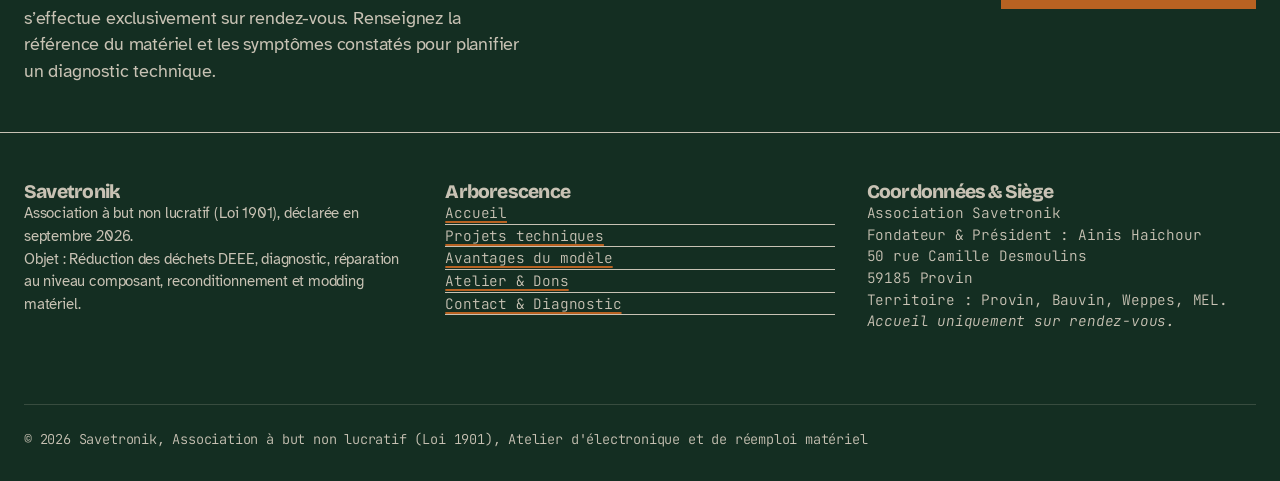
<file: avantages.html>
<!DOCTYPE html>
<html lang="fr">
<head>
  <meta charset="UTF-8">
  <meta name="viewport" content="width=device-width, initial-scale=1.0">
  <title>Savetronik — Avantages du modèle associatif et de la réparation au composant</title>
  <meta name="description" content="Analyse comparative du modèle associatif Savetronik : réparation ciblée au composant défaillant, démarche locale à Provin et dans la MEL, transparence du diagnostic.">
  <link rel="stylesheet" href="style.css">
  <style>
    /* Alignement et structures spécifiques à la page Avantages */
    .comparatif-table {
      width: 100%;
      border-collapse: collapse;
      margin-top: var(--espace-m);
      font-size: 1rem;
    }
    .comparatif-table th,
    .comparatif-table td {
      padding: var(--espace-m);
      border: 1px solid var(--bordure);
      text-align: left;
      vertical-align: top;
    }
    .comparatif-table th {
      font-family: var(--police-titre);
      font-weight: 700;
      background-color: var(--surface);
    }
    .comparatif-table td:first-child {
      font-family: var(--police-mono);
      font-size: 0.9rem;
      width: 25%;
    }
    @media (max-width: 767px) {
      .comparatif-table, .comparatif-table tbody, .comparatif-table tr, .comparatif-table td, .comparatif-table th {
        display: block;
        width: 100%;
      }
      .comparatif-table tr {
        margin-bottom: var(--espace-m);
        border: 1px solid var(--bordure);
      }
      .comparatif-table td, .comparatif-table th {
        border: none;
        border-bottom: 1px solid var(--bordure);
      }
    }

    .schema-technique {
      border: 1px solid var(--bordure);
      background-color: var(--surface);
      padding: var(--espace-m);
      display: flex;
      flex-direction: column;
      gap: var(--espace-xs);
    }
  </style>
</head>
<body>

  <header class="entete">
    <div class="conteneur conteneur--large entete__interieur">
      <a href="index.html" class="marque" aria-label="Accueil Savetronik">SAVETRONIK</a>
      <button class="nav-bouton" id="btn-menu" aria-label="Menu de navigation" aria-expanded="false" aria-controls="nav-principale">MENU</button>
      <nav class="nav" id="nav-principale">
        <a href="index.html">Accueil</a>
        <a href="projets.html">Projets</a>
        <a href="avantages.html" aria-current="page">Avantages</a>
        <a href="atelier.html">Atelier &amp; Dons</a>
        <a href="contact.html">Contact</a>
      </nav>
    </div>
  </header>

  <main>
    <!-- SECTION 1 : ACCROCHE ET PRESENTATION DU MODELE -->
    <section class="section">
      <div class="conteneur conteneur--large">
        <div class="colonnes colonnes--asym">
          <div>
            <h1 class="titre-section">Avantages du modèle associatif et de l'intervention au composant</h1>
            <p class="chapeau">
              L'obsolescence des équipements électroniques découle souvent de choix logistiques et commerciaux plutôt que d'une impossibilité technique. Notre association restaure la viabilité matérielle en remplaçant la pièce défaillante à la source.
            </p>
            <p>
              Face à la pratique courante d'échange standard complet de sous-ensembles coûteux, Savetronik privilégie l'analyse des cartes électroniques au niveau des composants discrets et des circuits intégrés. Cette démarche modifie directement la viabilité financière de la remise en service.
            </p>
            <div style="margin-top: var(--espace-l);">
              <a href="contact.html" class="bouton">Soumettre un matériel</a>
            </div>
          </div>
          <div>
            <div class="schema-technique">
              <span style="font-family: var(--police-mono); font-size: 0.85rem; color: var(--accent);">[ DIAGRAMME DE FLUX : INTERVENTION ]</span>
              <svg viewBox="0 0 400 220" width="100%" height="auto" aria-hidden="true" style="margin-top: var(--espace-xs);">
                <rect x="10" y="10" width="380" height="200" fill="none" stroke="#C8C2B4" stroke-width="1"/>
                <!-- Circuit trace lines -->
                <path d="M 30 50 L 120 50 L 150 90 L 250 90 L 280 50 L 370 50" fill="none" stroke="#142E22" stroke-width="2" />
                <path d="M 30 170 L 100 170 L 140 130 L 260 130 L 300 170 L 370 170" fill="none" stroke="#142E22" stroke-width="2" />
                <!-- Diagnostic node -->
                <circle cx="150" cy="90" r="5" fill="#B86222" />
                <circle cx="250" cy="90" r="5" fill="#B86222" />
                <!-- Test point label -->
                <line x1="200" y1="30" x2="200" y2="170" stroke="#B86222" stroke-width="1" stroke-dasharray="4 4" />
                <rect x="160" y="75" width="80" height="30" fill="#EAE6DC" stroke="#142E22" stroke-width="1" />
                <text x="200" y="94" font-family="JetBrains Mono" font-size="10" fill="#141A17" text-anchor="middle">CMS HS</text>
                <text x="200" y="18" font-family="JetBrains Mono" font-size="10" fill="#B86222" text-anchor="middle">ISOLATION PANNE</text>
              </svg>
              <p class="legende" style="margin-top: var(--espace-xs);">
                Ciblage de l'élément en court-circuit (condensateur, MOSFET, diode) sans rebut de la carte mère.
              </p>
            </div>
          </div>
        </div>
      </div>
    </section>

    <!-- SECTION 2 : COMPARATIF TECHNIQUE -->
    <section class="section section--teintee">
      <div class="conteneur conteneur--large">
        <h2 class="titre-section">Analyse comparative des approches</h2>
        <p class="chapeau">
          Comprendre les différences structurelles entre les réseaux d'après-vente industriels et l'intervention ciblée en atelier associatif.
        </p>

        <table class="comparatif-table">
          <thead>
            <tr>
              <th>Axe d'analyse</th>
              <th>SAV constructeur / Circuit commercial</th>
              <th>Approche atelier Savetronik</th>
            </tr>
          </thead>
          <tbody>
            <tr>
              <td>Méthode d'intervention</td>
              <td>Remplacement intégral du sous-ensemble (carte mère complète) ou incitation au rachat de l'appareil.</td>
              <td>Dessoudage du composant passif ou actif défaillant, nettoyage des plages d'accueil et pose d'un composant neuf.</td>
            </tr>
            <tr>
              <td>Structure des coûts</td>
              <td>Coût de pièce équivalent à 70% de la valeur à neuf de l'appareil, intégrant les marges intermédiaires de distribution.</td>
              <td>Facturation au coût réel du composant à l'unité et prise en charge dans le cadre du fonctionnement associatif à but non lucratif.</td>
            </tr>
            <tr>
              <td>Impact environnemental</td>
              <td>Production de déchets électroniques complexes (DEEE) et transport international des pièces de rechange.</td>
              <td>Conservation du substrat FR-4 et des composants fonctionnels. Déplacement limité aux trajets locaux de proximité.</td>
            </tr>
            <tr>
              <td>Transparence technique</td>
              <td>Devis forfaitaire sans détail des mesures électriques ni justification de la panne relevée sur la carte.</td>
              <td>Restitution explicite du diagnostic au propriétaire avec indication de la ligne de tension ou de la puce défectueuse.</td>
            </tr>
          </tbody>
        </table>
      </div>
    </section>

    <!-- SECTION 3 : LES QUATRE PILIERS DU MODELE SAVETRONIK -->
    <section class="section">
      <div class="conteneur conteneur--large">
        <h2 class="titre-section">Les quatre fondements de notre action</h2>
        
        <div class="pile" style="gap: var(--espace-l); margin-top: var(--espace-l);">
          
          <div class="colonnes colonnes--asym" style="align-items: center; border-bottom: 1px solid var(--bordure); padding-bottom: var(--espace-l);">
            <div>
              <span class="reperes">01. TECHNIQUE</span>
              <h3 style="margin-top: var(--espace-xs);">Intervention à l'échelle du composant dissimulé</h3>
              <p>
                Un sous-ensemble électronique en panne comporte souvent plus de 99% de composants en parfait état de marche. L'atelier utilise la station de dessoudage à air chaud, le fer haute précision et le microscope bino afin de localiser la puce, le condensateur en court-circuit ou la résistance de fuite altérée. Remplacer un seul composant de quelques millimètres préserve l'intégralité du matériel d'origine.
              </p>
            </div>
            <div>
              <div class="schema-technique">
                <span style="font-family: var(--police-mono); font-size: 0.8rem; stroke: var(--accent);">[ RECONSTRUCTION PISTE ]</span>
                <p class="legende" style="margin: 0;">Restauration des liaisons de cuivre coupées après oxydation ou choc mécanique.</p>
              </div>
            </div>
          </div>

          <div class="colonnes colonnes--asym" style="align-items: center; border-bottom: 1px solid var(--bordure); padding-bottom: var(--espace-l);">
            <div>
              <span class="reperes">02. ECONOMIE</span>
              <h3 style="margin-top: var(--espace-xs);">Modèle associatif non lucratif (Loi 1901)</h3>
              <p>
                La structure juridique d'association à but non lucratif, fondée par Ainis Haichour et déclarée en septembre 2026, écarte toute recherche de marge commerciale. Cette neutralité économique rééquilibre l'équation de la réparation : du matériel réputé techniquement hors d'usage ou économiquement irréparable retrouve son usage initial sans incitation au surconso.
              </p>
            </div>
            <div>
              <div class="schema-technique">
                <span style="font-family: var(--police-mono); font-size: 0.8rem;">[ STATUT LEGAL ]</span>
                <p class="legende" style="margin: 0;">Gestion désintéressée orientée vers la réduction des déchets DEEE à Provin.</p>
              </div>
            </div>
          </div>

          <div class="colonnes colonnes--asym" style="align-items: center; border-bottom: 1px solid var(--bordure); padding-bottom: var(--espace-l);">
            <div>
              <span class="reperes">03. TERRITOIRE</span>
              <h3 style="margin-top: var(--espace-xs);">Circuit court sur Provin, Bauvin et la MEL</h3>
              <p>
                Basé au 50 rue Camille Desmoulins à Provin, l'atelier traite directement les flux d'équipements issus du secteur des Weppes et de la Métropole Européenne de Lille. L'absence d'expéditions vers des centres techniques lointains supprime l'empreinte carbone liée aux emballages de transport intermédiaire et aux rotations de camionnettes de fret.
              </p>
            </div>
            <div>
              <div class="schema-technique">
                <span style="font-family: var(--police-mono); font-size: 0.8rem;">[ ANCRAGE LOCAL ]</span>
                <p class="legende" style="margin: 0;">Dépôt direct de l'appareil sur rendez-vous à l'atelier de Provin.</p>
              </div>
            </div>
          </div>

          <div class="colonnes colonnes--asym" style="align-items: center;">
            <div>
              <span class="reperes">04. PEDAGOGIE</span>
              <h3 style="margin-top: var(--espace-xs);">Diagnostic formalisé et explicité au propriétaire</h3>
              <p>
                Avant tout acte technique de micro-soudure ou de remplacement de sous-ensemble, le diagnostic est exposé en termes clairs. Vous comprenez la cause exacte de la panne (surtension, usure thermique, défaut de conception du fabricant, oxydation par liquide) et validez en connaissance de cause l'opportunité de l'intervention.
              </p>
            </div>
            <div>
              <div class="schema-technique">
                <span style="font-family: var(--police-mono); font-size: 0.8rem;">[ MESURE ELECTRIQUE ]</span>
                <p class="legende" style="margin: 0;">Relevé des impédances et des lignes de tension communiqué lors du diagnostic.</p>
              </div>
            </div>
          </div>

        </div>
      </div>
    </section>

    <!-- SECTION 4 : BANDEAU ANCRAGE TERRIORIAL & CTA -->
    <section class="section section--inverse">
      <div class="conteneur conteneur--large">
        <div class="colonnes colonnes--asym" style="align-items: center;">
          <div>
            <h2 style="color: var(--fond); margin-top: 0;">Un appareil à faire analyser à l'atelier ?</h2>
            <p style="color: var(--texte-secondaire); font-family: var(--police-corps); font-size: 1.1rem; margin-bottom: 0;">
              L’accueil à l'atelier du 50 rue Camille Desmoulins à Provin s’effectue exclusivement sur rendez-vous. Renseignez la référence du matériel et les symptômes constatés pour planifier un diagnostic technique.
            </p>
          </div>
          <div style="text-align: right;">
            <a href="contact.html" class="bouton">Prendre rendez-vous</a>
          </div>
        </div>
      </div>
    </section>
  </main>

  <footer class="pied">
    <div class="conteneur conteneur--large">
      <div class="pied__colonnes">
        <div>
          <h3 style="font-size: 1.2rem; margin-top: 0; margin-bottom: var(--espace-s);">Savetronik</h3>
          <p style="font-size: 0.95rem;">
            Association à but non lucratif (Loi 1901), déclarée en septembre 2026.<br>
            Objet : Réduction des déchets DEEE, diagnostic, réparation au niveau composant, reconditionnement et modding matériel.
          </p>
        </div>
        <div>
          <h3 style="font-size: 1.2rem; margin-top: 0; margin-bottom: var(--espace-s);">Arborescence</h3>
          <ul class="filets" style="font-family: var(--police-mono, monospace); font-size: 0.9rem;">
            <li><a href="index.html">Accueil</a></li>
            <li><a href="projets.html">Projets techniques</a></li>
            <li><a href="avantages.html">Avantages du modèle</a></li>
            <li><a href="atelier.html">Atelier &amp; Dons</a></li>
            <li><a href="contact.html">Contact &amp; Diagnostic</a></li>
          </ul>
        </div>
        <div>
          <h3 style="font-size: 1.2rem; margin-top: 0; margin-bottom: var(--espace-s);">Coordonnées &amp; Siège</h3>
          <p style="font-family: var(--police-mono, monospace); font-size: 0.9rem;">
            Association Savetronik<br>
            Fondateur &amp; Président : Ainis Haichour<br>
            50 rue Camille Desmoulins<br>
            59185 Provin<br>
            Territoire : Provin, Bauvin, Weppes, MEL.<br>
            <em>Accueil uniquement sur rendez-vous.</em>
          </p>
        </div>
      </div>
      <div class="pied__mentions">
        <span>© 2026 Savetronik, Association à but non lucratif (Loi 1901), Atelier d'électronique et de réemploi matériel</span>
      </div>
    </div>
  </footer>

  <script>
    // Gestion du menu mobile
    const btnMenu = document.getElementById('btn-menu');
    const navPrincipale = document.getElementById('nav-principale');

    if (btnMenu && navPrincipale) {
      btnMenu.addEventListener('click', () => {
        const estOuvert = btnMenu.getAttribute('aria-expanded') === 'true';
        btnMenu.setAttribute('aria-expanded', !estOuvert);
        navPrincipale.classList.toggle('nav--ouverte');
      });
    }
  </script>
</body>
</html>
</file>
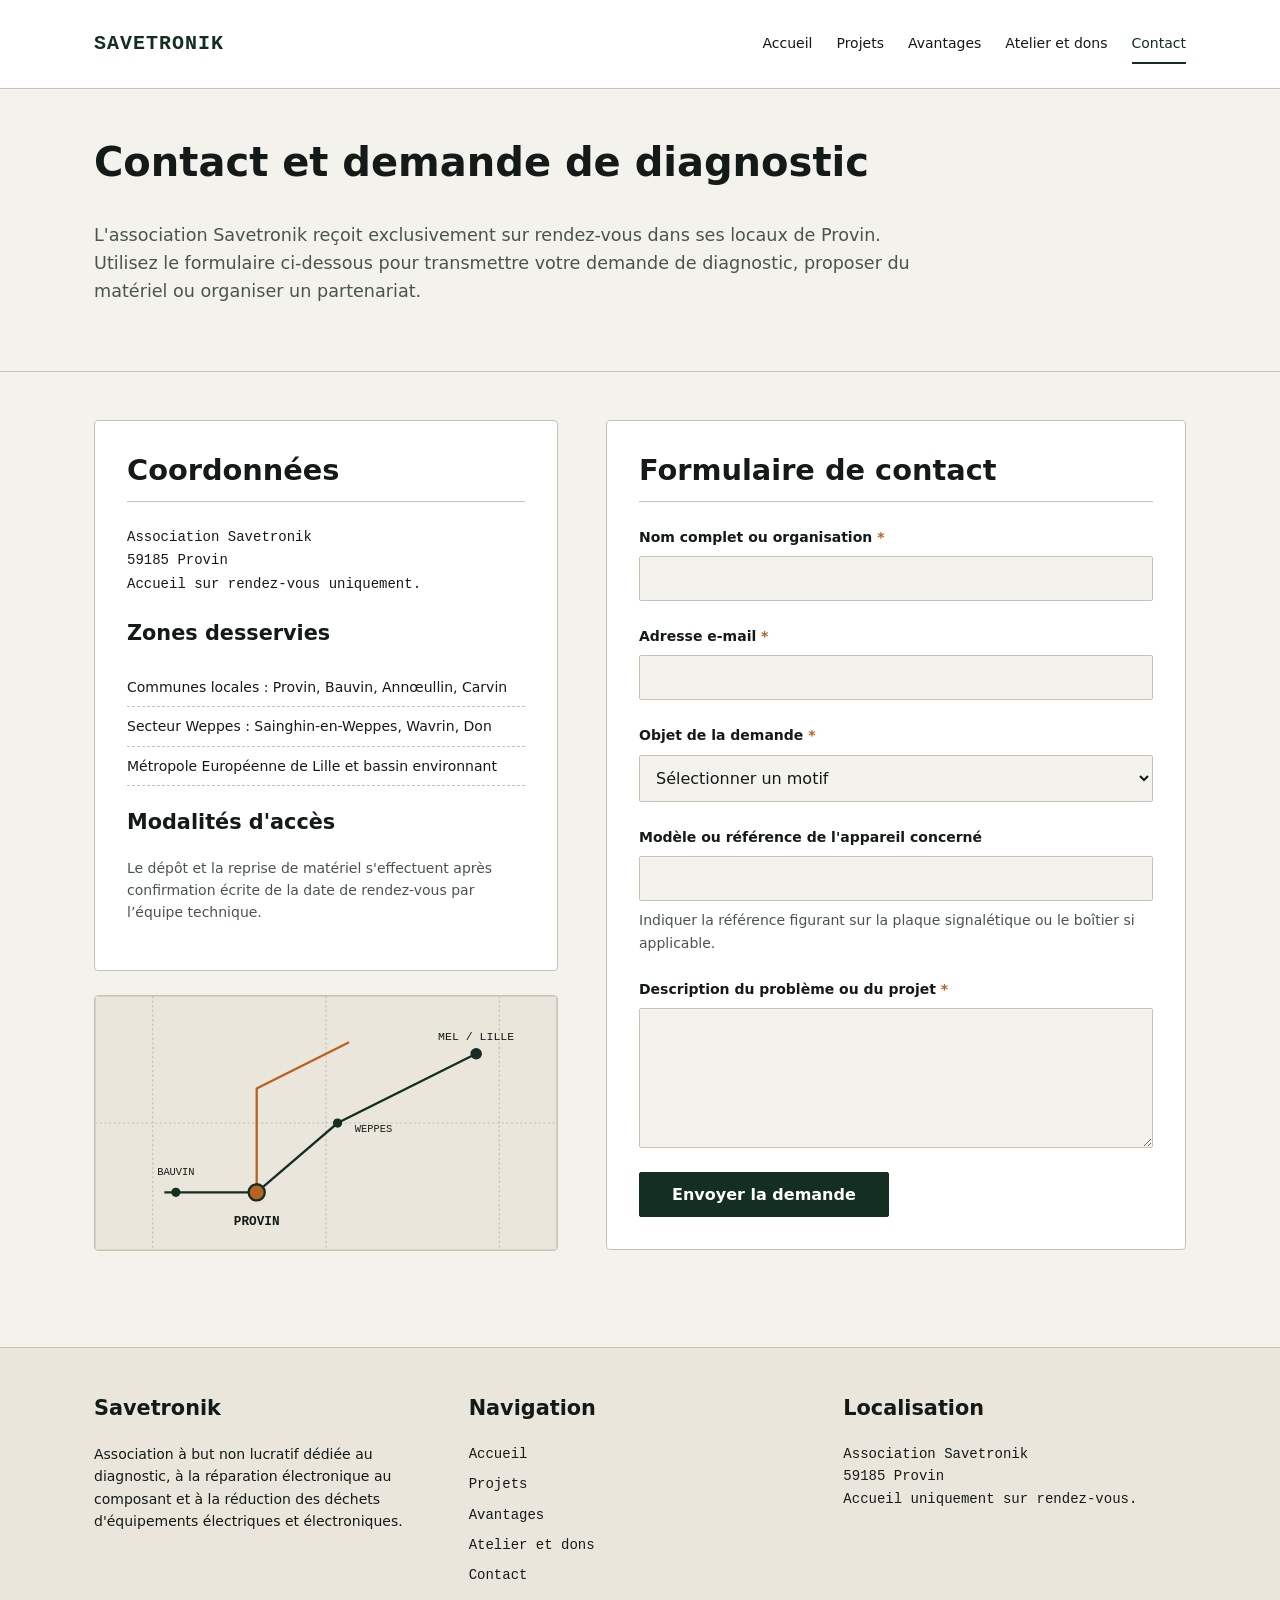
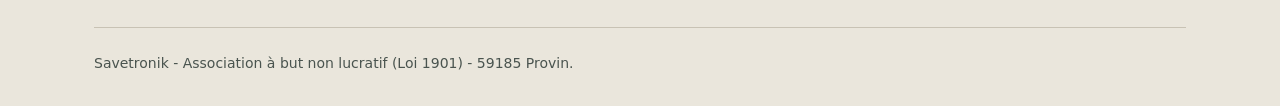
<file: contact.html>
<!DOCTYPE html>
<html lang="fr">
<head>
  <meta charset="UTF-8">
  <meta name="viewport" content="width=device-width, initial-scale=1.0">
  <title>Contact et demande de diagnostic - Savetronik (Provin)</title>
  <meta name="description" content="Coordonnées de l'association Savetronik à Provin et formulaire de demande de diagnostic, don de matériel, bénévolat ou partenariat.">
  <style>
    :root {
      --fond: #F4F2ED;
      --surface: #EAE6DC;
      --surface-elevation: #FFFFFF;
      --texte: #141A17;
      --texte-attenue: #4A544F;
      --primaire: #142E22;
      --primaire-survol: #1F4534;
      --accent: #B86222;
      --bordure: #C8C2B4;
      --bordure-focus: #142E22;
      --erreur: #901B1B;
      --erreur-fond: #FDF2F2;
      --succes-fond: #142E22;
      --succes-texte: #F4F2ED;

      --police-sans: system-ui, -apple-system, BlinkMacSystemFont, "Segoe UI", Roboto, Oxygen, Ubuntu, Cantarell, sans-serif;
      --police-mono: "JetBrains Mono", "Fira Code", "Courier New", monospace;
      
      --taille-h1: clamp(1.8rem, 4vw, 2.5rem);
      --taille-h2: clamp(1.3rem, 3vw, 1.8rem);
      --taille-h3: clamp(1.1rem, 2vw, 1.3rem);
      --taille-base: 1rem;
      --taille-sm: 0.875rem;

      --espace-xs: 0.5rem;
      --espace-s: 0.75rem;
      --espace-m: clamp(1rem, 2vw, 1.5rem);
      --espace-l: clamp(1.5rem, 3vw, 2rem);
      --espace-xl: clamp(2rem, 4vw, 3rem);

      --rayon-s: 2px;
      --rayon-m: 4px;
      
      --duree-transition: 200ms;
      --courbe-transition: ease-in-out;
    }

    *, *::before, *::after {
      box-sizing: border-box;
    }

    body {
      background-color: var(--fond);
      color: var(--texte);
      font-family: var(--police-sans);
      font-size: var(--taille-base);
      line-height: 1.6;
      margin: 0;
      padding: 0;
      -webkit-font-smoothing: antialiased;
    }

    h1, h2, h3, h4 {
      color: var(--texte);
      line-height: 1.25;
      margin-top: 0;
    }

    h1 { font-size: var(--taille-h1); }
    h2 { font-size: var(--taille-h2); }
    h3 { font-size: var(--taille-h3); }

    p, ul {
      max-width: 75ch;
      margin-top: 0;
    }

    .visuellement-cache {
      position: absolute;
      width: 1px;
      height: 1px;
      padding: 0;
      margin: -1px;
      overflow: hidden;
      clip: rect(0, 0, 0, 0);
      white-space: nowrap;
      border: 0;
    }

    .visuellement-cache:focus {
      position: static;
      width: auto;
      height: auto;
      padding: var(--espace-s);
      margin: 0;
      overflow: visible;
      clip: auto;
      white-space: normal;
      background-color: var(--surface-elevation);
      color: var(--texte);
      display: block;
    }

    :focus-visible {
      outline: 3px solid var(--bordure-focus);
      outline-offset: 2px;
    }

    .conteneur {
      width: 100%;
      max-width: 1140px;
      margin-left: auto;
      margin-right: auto;
      padding-left: var(--espace-m);
      padding-right: var(--espace-m);
    }

    .entete {
      background-color: var(--surface-elevation);
      border-bottom: 1px solid var(--bordure);
      padding: var(--espace-m) 0;
    }

    .entete__interieur {
      display: flex;
      align-items: center;
      justify-content: space-between;
      gap: var(--espace-m);
    }

    .marque {
      font-family: var(--police-mono);
      font-weight: 700;
      font-size: 1.25rem;
      color: var(--primaire);
      text-decoration: none;
      letter-spacing: 0.05em;
    }

    .nav {
      display: flex;
      gap: var(--espace-m);
    }

    .nav a {
      color: var(--texte);
      text-decoration: none;
      font-size: var(--taille-sm);
      font-weight: 500;
      padding: var(--espace-xs) 0;
      border-bottom: 2px solid transparent;
    }

    .nav a:hover,
    .nav a[aria-current="page"] {
      border-bottom-color: var(--primaire);
      color: var(--primaire);
    }

    .nav-bouton {
      display: none;
      background: none;
      border: 1px solid var(--bordure);
      padding: var(--espace-xs) var(--espace-s);
      font-family: var(--police-mono);
      font-size: var(--taille-sm);
      color: var(--texte);
      cursor: pointer;
    }

    @media (max-width: 768px) {
      .nav-bouton {
        display: block;
      }

      .nav {
        display: none;
        flex-direction: column;
        position: absolute;
        top: 100%;
        left: 0;
        right: 0;
        background-color: var(--surface-elevation);
        border-bottom: 1px solid var(--bordure);
        padding: var(--espace-m);
      }

      .nav--ouverte {
        display: flex;
      }
    }

    .section {
      padding: var(--espace-xl) 0;
    }

    .section--intro {
      border-bottom: 1px solid var(--bordure);
    }

    .chapeau {
      font-size: 1.1rem;
      color: var(--texte-attenue);
    }

    .grille-contact {
      display: grid;
      grid-template-columns: 1fr;
      gap: var(--espace-xl);
    }

    @media (min-width: 768px) {
      .grille-contact {
        grid-template-columns: 4fr 5fr;
        align-items: start;
      }
    }

    .panneau {
      background-color: var(--surface-elevation);
      border: 1px solid var(--bordure);
      border-radius: var(--rayon-m);
      padding: var(--espace-l);
    }

    .panneau-titre {
      border-bottom: 1px solid var(--bordure);
      padding-bottom: var(--espace-s);
      margin-bottom: var(--espace-m);
    }

    .adresse-bloc {
      font-family: var(--police-mono);
      font-size: var(--taille-sm);
      line-height: 1.7;
      margin-bottom: var(--espace-m);
    }

    .liste-epuree {
      list-style: none;
      padding: 0;
      margin: 0 0 var(--espace-m) 0;
      font-size: var(--taille-sm);
    }

    .liste-epuree li {
      padding: var(--espace-xs) 0;
      border-bottom: 1px dashed var(--bordure);
    }

    .carte-svg {
      margin-top: var(--espace-m);
      border: 1px solid var(--bordure);
      border-radius: var(--rayon-m);
      overflow: hidden;
      background-color: var(--surface);
    }

    .carte-svg svg {
      display: block;
      width: 100%;
      height: auto;
    }

    .formulaire {
      display: flex;
      flex-direction: column;
      gap: var(--espace-m);
    }

    .champ {
      display: flex;
      flex-direction: column;
      gap: var(--espace-xs);
    }

    .champ label {
      font-weight: 600;
      font-size: var(--taille-sm);
      color: var(--texte);
    }

    .champ-obligatoire::after {
      content: " *";
      color: var(--accent);
    }

    .champ input[type="text"],
    .champ input[type="email"],
    .champ select,
    .champ textarea {
      width: 100%;
      font-family: inherit;
      font-size: var(--taille-base);
      color: var(--texte);
      background-color: var(--fond);
      border: 1px solid var(--bordure);
      border-radius: var(--rayon-s);
      padding: var(--espace-s);
    }

    .champ input:focus-visible,
    .champ select:focus-visible,
    .champ textarea:focus-visible {
      background-color: var(--surface-elevation);
    }

    .champ__aide {
      font-size: var(--taille-sm);
      color: var(--texte-attenue);
    }

    .champ__erreur {
      font-size: var(--taille-sm);
      color: var(--erreur);
      background-color: var(--erreur-fond);
      padding: var(--espace-xs) var(--espace-s);
      border-left: 3px solid var(--erreur);
      border-radius: var(--rayon-s);
      display: none;
    }

    .bouton {
      display: inline-flex;
      align-items: center;
      justify-content: center;
      background-color: var(--primaire);
      color: var(--surface-elevation);
      font-family: var(--police-sans);
      font-size: var(--taille-base);
      font-weight: 600;
      padding: var(--espace-s) var(--espace-l);
      border: 1px solid var(--primaire);
      border-radius: var(--rayon-s);
      cursor: pointer;
      text-decoration: none;
      transition: background-color var(--duree-transition) var(--courbe-transition);
    }

    .bouton:hover {
      background-color: var(--primaire-survol);
      border-color: var(--primaire-survol);
    }

    .formulaire__confirmation {
      background-color: var(--succes-fond);
      color: var(--succes-texte);
      padding: var(--espace-m);
      border-radius: var(--rayon-m);
      border-left: 4px solid var(--accent);
      margin-bottom: var(--espace-m);
      display: none;
    }

    .formulaire__confirmation h3 {
      color: var(--succes-texte);
      margin-bottom: var(--espace-xs);
    }

    .formulaire__confirmation p {
      color: var(--succes-texte);
      margin-bottom: 0;
    }

    .pied {
      background-color: var(--surface);
      border-top: 1px solid var(--bordure);
      padding: var(--espace-xl) 0 var(--espace-l) 0;
      margin-top: var(--espace-xl);
    }

    .pied__grille {
      display: grid;
      grid-template-columns: 1fr;
      gap: var(--espace-l);
      margin-bottom: var(--espace-l);
    }

    @media (min-width: 768px) {
      .pied__grille {
        grid-template-columns: repeat(3, 1fr);
      }
    }

    .pied__nav {
      list-style: none;
      padding: 0;
      margin: 0;
      font-family: var(--police-mono);
      font-size: var(--taille-sm);
    }

    .pied__nav li {
      margin-bottom: var(--espace-xs);
    }

    .pied__nav a {
      color: var(--texte);
      text-decoration: none;
    }

    .pied__nav a:hover {
      text-decoration: underline;
    }

    .pied__info {
      font-size: var(--taille-sm);
      color: var(--texte-attenue);
      border-top: 1px solid var(--bordure);
      padding-top: var(--espace-m);
    }

    @media (prefers-reduced-motion: reduce) {
      *, *::before, *::after {
        animation-duration: 0.01ms !important;
        animation-iteration-count: 1 !important;
        transition-duration: 0.01ms !important;
        scroll-behavior: auto !important;
      }
    }
  </style>
</head>
<body>

  <a href="#contenu-principal" class="visuellement-cache">Aller au contenu principal</a>

  <header class="entete">
    <div class="conteneur entete__interieur">
      <a href="index.html" class="marque">SAVETRONIK</a>
      <button class="nav-bouton" id="btn-menu" aria-label="Menu de navigation" aria-expanded="false" aria-controls="nav-principale">Menu</button>
      <nav class="nav" id="nav-principale">
        <a href="index.html">Accueil</a>
        <a href="projets.html">Projets</a>
        <a href="avantages.html">Avantages</a>
        <a href="atelier.html">Atelier et dons</a>
        <a href="contact.html" aria-current="page">Contact</a>
      </nav>
    </div>
  </header>

  <main id="contenu-principal">

    <section class="section section--intro">
      <div class="conteneur">
        <h1>Contact et demande de diagnostic</h1>
        <p class="chapeau">
          L'association Savetronik reçoit exclusivement sur rendez-vous dans ses locaux de Provin. Utilisez le formulaire ci-dessous pour transmettre votre demande de diagnostic, proposer du matériel ou organiser un partenariat.
        </p>
      </div>
    </section>

    <section class="section">
      <div class="conteneur grille-contact">

        <div>
          <div class="panneau">
            <h2 class="panneau-titre">Coordonnées</h2>
            <div class="adresse-bloc">
              Association Savetronik<br>
              59185 Provin<br>
              Accueil sur rendez-vous uniquement.
            </div>

            <h3>Zones desservies</h3>
            <ul class="liste-epuree">
              <li>Communes locales : Provin, Bauvin, Annœullin, Carvin</li>
              <li>Secteur Weppes : Sainghin-en-Weppes, Wavrin, Don</li>
              <li>Métropole Européenne de Lille et bassin environnant</li>
            </ul>

            <h3>Modalités d'accès</h3>
            <p style="font-size: var(--taille-sm); color: var(--texte-attenue);">
              Le dépôt et la reprise de matériel s'effectuent après confirmation écrite de la date de rendez-vous par l’équipe technique.
            </p>
          </div>

          <div class="carte-svg">
            <svg viewBox="0 0 400 220" width="100%" height="100%" fill="none" xmlns="http://www.w3.org/2000/svg" role="img" aria-label="Plan schématique de situation de la commune de Provin dans le secteur Weppes-MEL">
              <rect width="400" height="220" fill="#EAE6DC" stroke="#C8C2B4" stroke-width="1"/>
              <line x1="50" y1="0" x2="50" y2="220" stroke="#C8C2B4" stroke-width="1" stroke-dasharray="2 2"/>
              <line x1="200" y1="0" x2="200" y2="220" stroke="#C8C2B4" stroke-width="1" stroke-dasharray="2 2"/>
              <line x1="350" y1="0" x2="350" y2="220" stroke="#C8C2B4" stroke-width="1" stroke-dasharray="2 2"/>
              <line x1="0" y1="110" x2="400" y2="110" stroke="#C8C2B4" stroke-width="1" stroke-dasharray="2 2"/>
              
              <path d="M 60 170 L 140 170 L 210 110 L 330 50" stroke="#142E22" stroke-width="2" fill="none"/>
              <path d="M 140 170 L 140 80 L 220 40" stroke="#B86222" stroke-width="2" fill="none"/>

              <circle cx="140" cy="170" r="7" fill="#B86222" stroke="#142E22" stroke-width="2"/>
              <text x="140" y="198" fill="#141A17" font-family="JetBrains Mono, monospace" font-size="11" font-weight="bold" text-anchor="middle">PROVIN</text>

              <circle cx="70" cy="170" r="4" fill="#142E22"/>
              <text x="70" y="155" fill="#141A17" font-family="JetBrains Mono, monospace" font-size="9" text-anchor="middle">BAUVIN</text>

              <circle cx="330" cy="50" r="5" fill="#142E22"/>
              <text x="330" y="38" fill="#141A17" font-family="JetBrains Mono, monospace" font-size="10" text-anchor="middle">MEL / LILLE</text>

              <circle cx="210" cy="110" r="4" fill="#142E22"/>
              <text x="225" y="118" fill="#141A17" font-family="JetBrains Mono, monospace" font-size="9">WEPPES</text>
            </svg>
          </div>
        </div>

        <div class="panneau">
          <h2 class="panneau-titre">Formulaire de contact</h2>

          <div id="confirmation-message" class="formulaire__confirmation" role="alert" aria-live="polite">
            <h3>Demande enregistrée.</h3>
            <p id="confirmation-details"></p>
          </div>

          <form id="form-contact" class="formulaire" action="#" method="post" novalidate>
            
            <div class="champ">
              <label for="nom" class="champ-obligatoire">Nom complet ou organisation</label>
              <input type="text" id="nom" name="nom" required aria-required="true">
              <span class="champ__erreur" id="erreur-nom">Veuillez renseigner votre nom.</span>
            </div>

            <div class="champ">
              <label for="email" class="champ-obligatoire">Adresse e-mail</label>
              <input type="email" id="email" name="email" required aria-required="true">
              <span class="champ__erreur" id="erreur-email">Veuillez saisir une adresse e-mail valide.</span>
            </div>

            <div class="champ">
              <label for="objet" class="champ-obligatoire">Objet de la demande</label>
              <select id="objet" name="objet" required aria-required="true">
                <option value="">Sélectionner un motif</option>
                <option value="Réparation d'un appareil">Réparation d'un appareil</option>
                <option value="Don de matériel">Don de matériel</option>
                <option value="Bénévolat">Bénévolat</option>
                <option value="Partenariat">Partenariat</option>
              </select>
              <span class="champ__erreur" id="erreur-objet">Veuillez sélectionner un objet dans la liste.</span>
            </div>

            <div class="champ">
              <label for="modele">Modèle ou référence de l'appareil concerné</label>
              <input type="text" id="modele" name="modele">
              <span class="champ__aide">Indiquer la référence figurant sur la plaque signalétique ou le boîtier si applicable.</span>
            </div>

            <div class="champ">
              <label for="description" class="champ-obligatoire">Description du problème ou du projet</label>
              <textarea id="description" name="description" rows="6" required aria-required="true"></textarea>
              <span class="champ__erreur" id="erreur-description">Veuillez préciser votre demande (15 caractères minimum).</span>
            </div>

            <div>
              <button type="submit" class="bouton" id="btn-soumettre">Envoyer la demande</button>
            </div>

          </form>
        </div>

      </div>
    </section>

  </main>

  <footer class="pied">
    <div class="conteneur">
      <div class="pied__grille">
        <div>
          <h3>Savetronik</h3>
          <p style="font-size: var(--taille-sm);">
            Association à but non lucratif dédiée au diagnostic, à la réparation électronique au composant et à la réduction des déchets d'équipements électriques et électroniques.
          </p>
        </div>
        <div>
          <h3>Navigation</h3>
          <ul class="pied__nav">
            <li><a href="index.html">Accueil</a></li>
            <li><a href="projets.html">Projets</a></li>
            <li><a href="avantages.html">Avantages</a></li>
            <li><a href="atelier.html">Atelier et dons</a></li>
            <li><a href="contact.html">Contact</a></li>
          </ul>
        </div>
        <div>
          <h3>Localisation</h3>
          <p style="font-family: var(--police-mono); font-size: var(--taille-sm);">
            Association Savetronik<br>
            59185 Provin<br>
            Accueil uniquement sur rendez-vous.
          </p>
        </div>
      </div>
      <div class="pied__info">
        Savetronik - Association à but non lucratif (Loi 1901) - 59185 Provin.
      </div>
    </div>
  </footer>

  <script>
    document.addEventListener('DOMContentLoaded', () => {
      const btnMenu = document.getElementById('btn-menu');
      const navPrincipale = document.getElementById('nav-principale');

      if (btnMenu && navPrincipale) {
        btnMenu.addEventListener('click', () => {
          const isOpen = navPrincipale.classList.toggle('nav--ouverte');
          btnMenu.setAttribute('aria-expanded', isOpen);
        });
      }

      const form = document.getElementById('form-contact');
      const nomInput = document.getElementById('nom');
      const emailInput = document.getElementById('email');
      const objetInput = document.getElementById('objet');
      const modeleInput = document.getElementById('modele');
      const descriptionInput = document.getElementById('description');
      const confirmationMsg = document.getElementById('confirmation-message');
      const confirmationDetails = document.getElementById('confirmation-details');

      const errNom = document.getElementById('erreur-nom');
      const errEmail = document.getElementById('erreur-email');
      const errObjet = document.getElementById('erreur-objet');
      const errDesc = document.getElementById('erreur-description');

      function estEmailValide(email) {
        return /^[^\s@]+@[^\s@]+\.[^\s@]+$/.test(email);
      }

      if (form) {
        form.addEventListener('submit', (e) => {
          e.preventDefault();
          let estValide = true;

          [errNom, errEmail, errObjet, errDesc].forEach(el => el.style.display = 'none');

          if (!nomInput.value.trim()) {
            errNom.style.display = 'block';
            estValide = false;
          }

          if (!emailInput.value.trim() || !estEmailValide(emailInput.value.trim())) {
            errEmail.style.display = 'block';
            estValide = false;
          }

          if (!objetInput.value) {
            errObjet.style.display = 'block';
            estValide = false;
          }

          if (!descriptionInput.value.trim() || descriptionInput.value.trim().length < 15) {
            errDesc.style.display = 'block';
            estValide = false;
          }

          if (estValide) {
            const nom = nomInput.value.trim();
            const email = emailInput.value.trim();
            const objet = objetInput.value;
            const modele = modeleInput.value.trim() ? ' (Modèle : ' + modeleInput.value.trim() + ')' : '';

            confirmationDetails.textContent = 'Votre demande concernant "' + objet + '"' + modele + ' a été transmise. Un message de confirmation a été adressé à ' + email + '. L\'association vous recontactera pour convenir d\'un rendez-vous à Provin.';

            confirmationMsg.style.display = 'block';
            form.reset();
            confirmationMsg.scrollIntoView({ behavior: 'smooth', block: 'nearest' });
          }
        });
      }
    });
  </script>
</body>
</html>
</file>
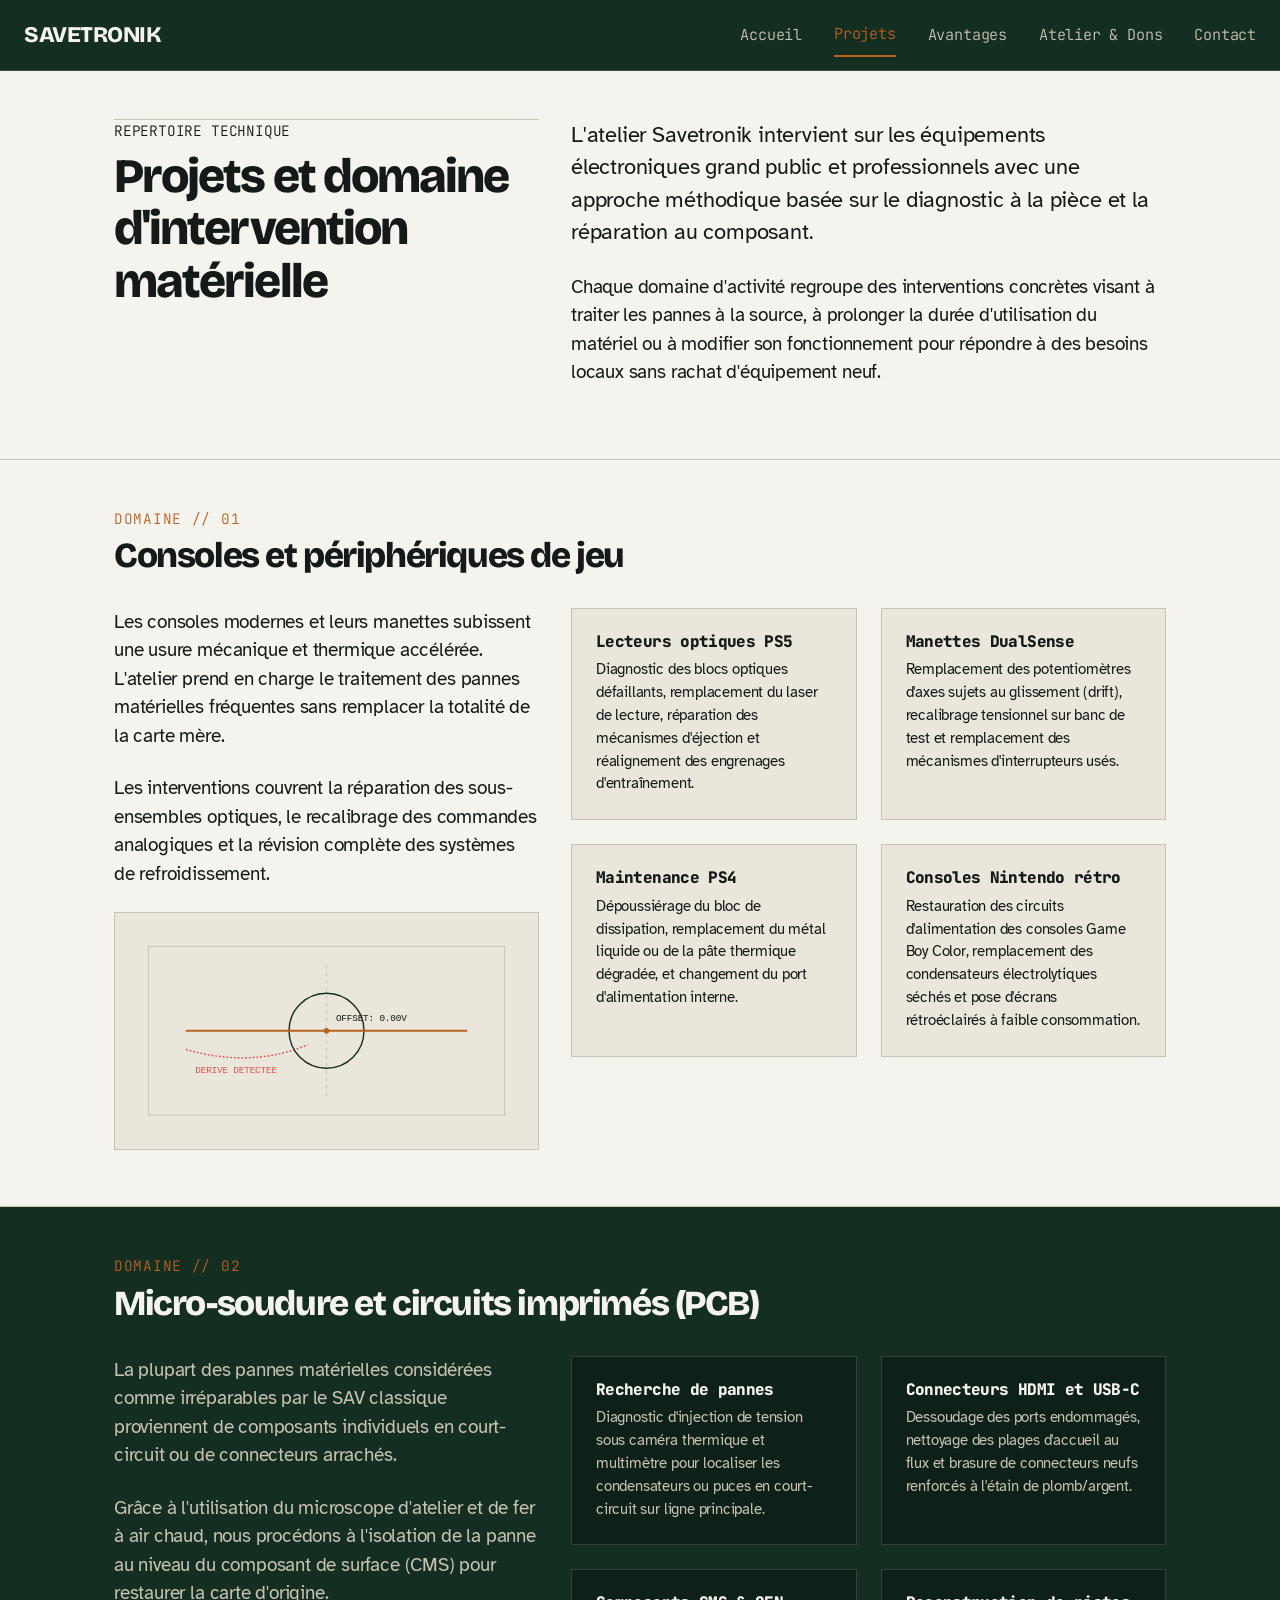
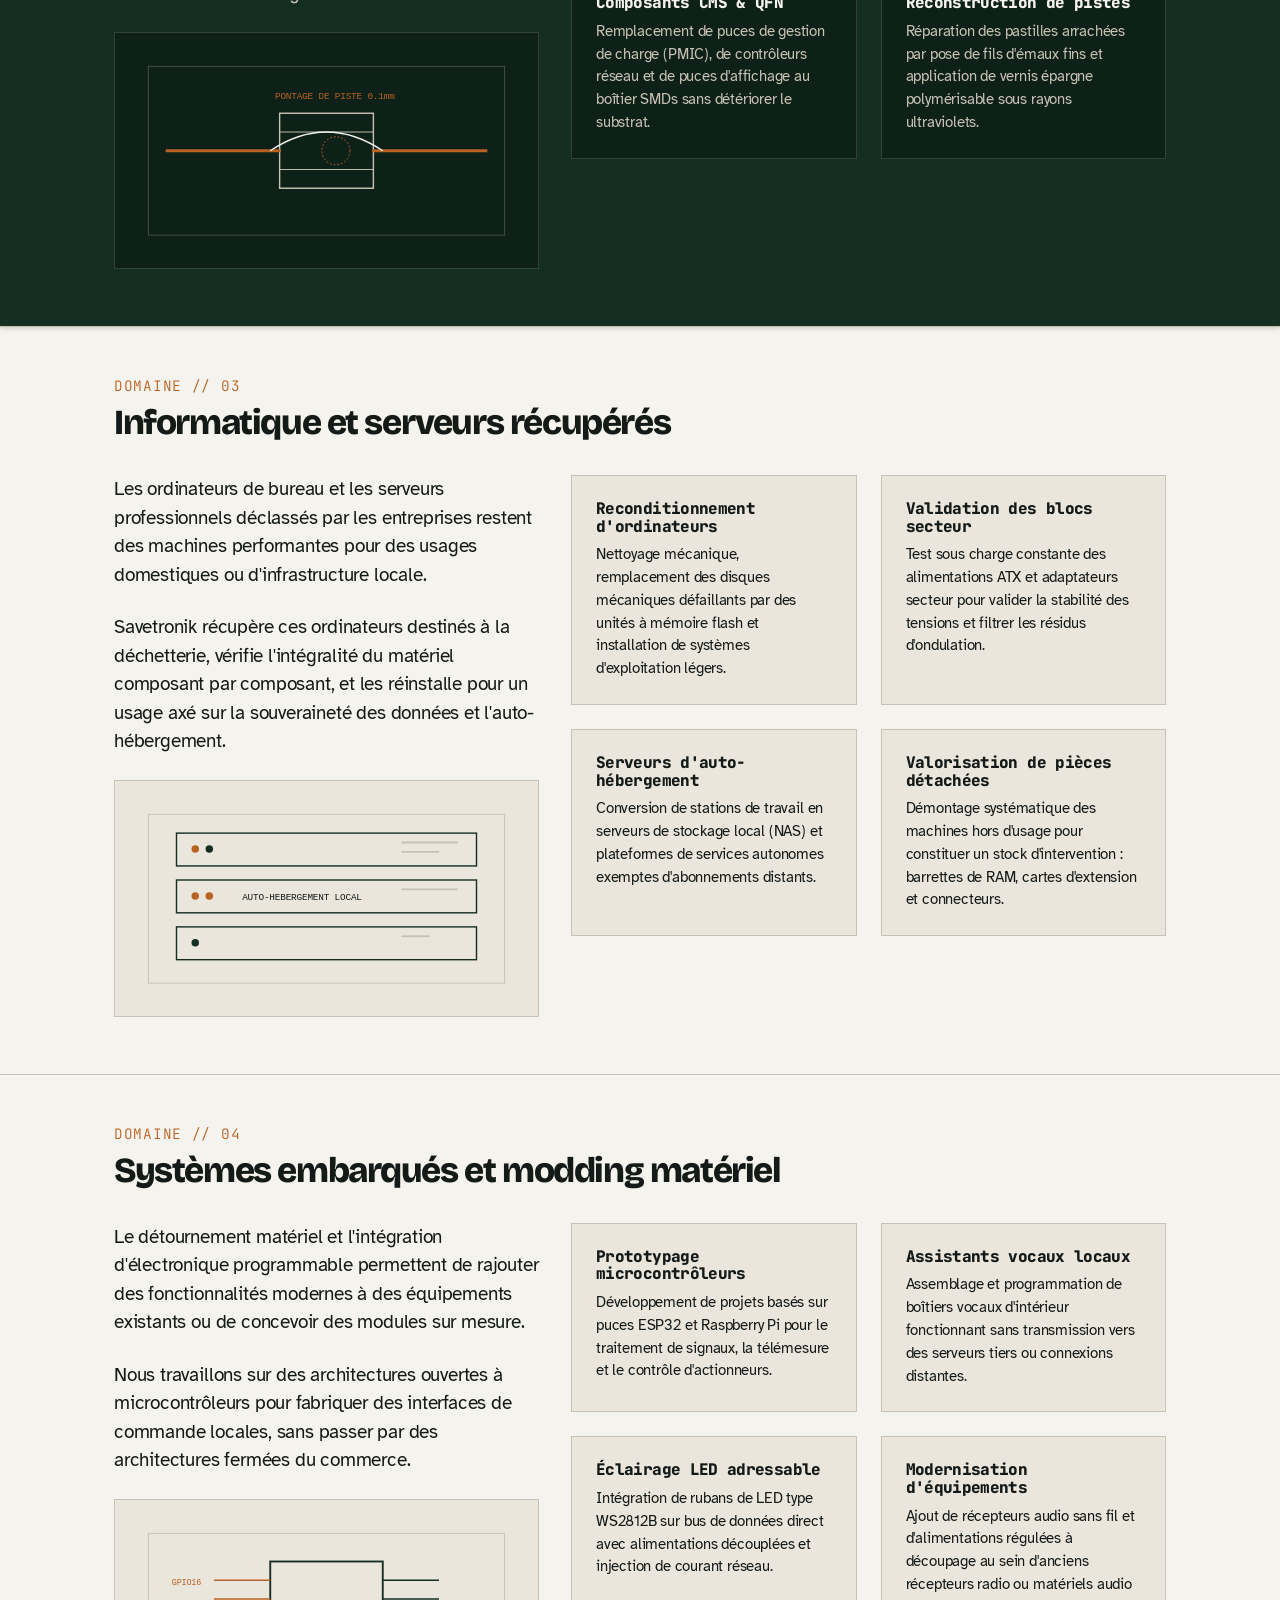
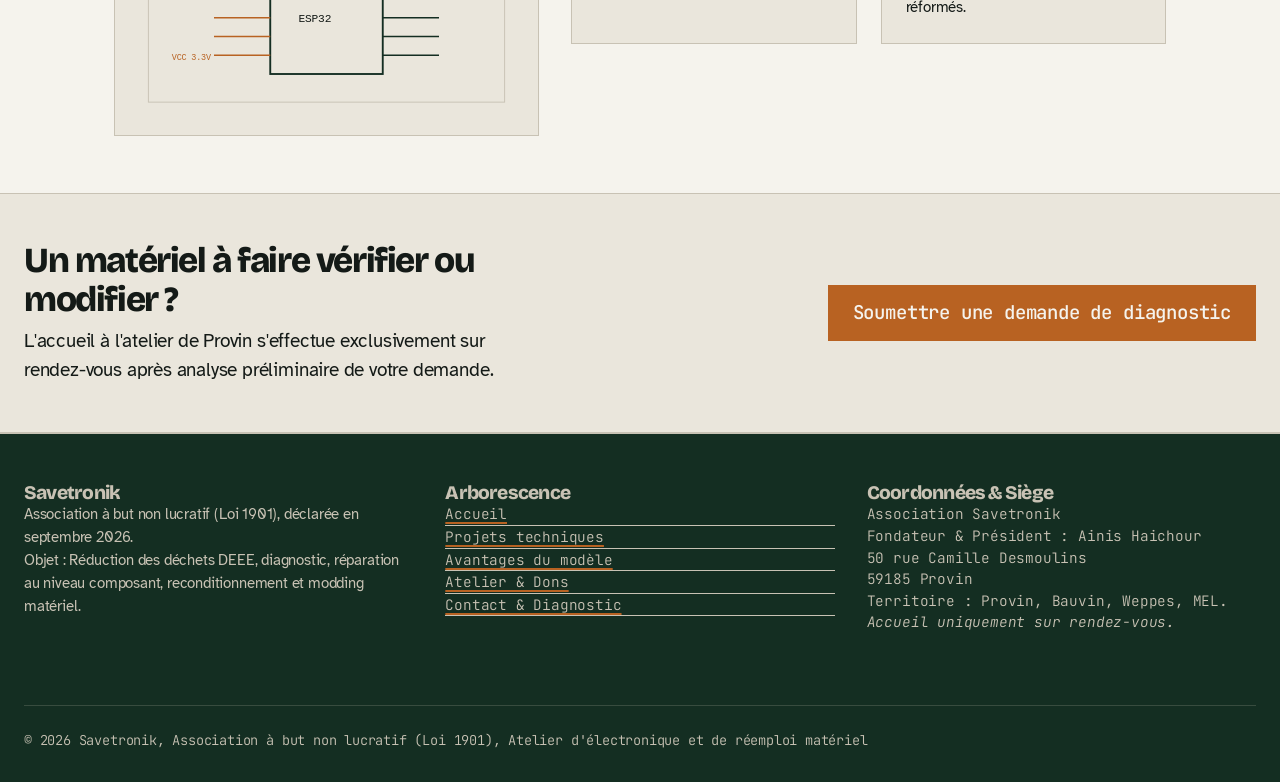
<file: projets.html>
<!DOCTYPE html>
<html lang="fr">
<head>
  <meta charset="UTF-8">
  <meta name="viewport" content="width=device-width, initial-scale=1.0">
  <title>Projets techniques et interventions d'atelier — Savetronik</title>
  <meta name="description" content="Présentation des travaux de réparation au composant, micro-soudure, reconditionnement de serveurs et systèmes embarqués réalisés par l'association Savetronik à Provin.">
  <link rel="stylesheet" href="style.css">
  <style>
    /* Traitement spécifique à la page Projets : disposition en escalier des domaines */
    .projets-domaine {
      padding: var(--espace-xl) 0;
      border-bottom: 1px solid var(--bordure);
    }
    .projets-domaine:last-child {
      border-bottom: none;
    }
    .projets-entete-domaine {
      display: flex;
      flex-direction: column;
      gap: var(--espace-xs);
      margin-bottom: var(--espace-l);
    }
    .projets-index {
      font-family: var(--police-mono);
      font-size: 0.9rem;
      color: var(--accent);
      text-transform: uppercase;
      letter-spacing: 0.05em;
    }
    .projets-grille-technique {
      list-style: none;
      padding: 0;
      margin: var(--espace-l) 0 0 0;
      display: grid;
      grid-template-columns: 1fr;
      gap: var(--espace-m);
    }
    @media (min-width: 768px) {
      .projets-grille-technique {
        grid-template-columns: 1fr 1fr;
      }
      .projets-domaine:nth-child(even) .colonnes--asym {
        grid-template-columns: 5fr 7fr;
      }
    }
    .projets-element {
      background-color: var(--surface);
      border: 1px solid var(--bordure);
      padding: var(--espace-m);
    }
    .projets-element h4 {
      font-family: var(--police-mono);
      font-size: 1rem;
      margin-top: 0;
      margin-bottom: var(--espace-xs);
      color: var(--texte);
    }
    .projets-element p {
      font-size: 0.95rem;
      margin: 0;
    }
    .schema-technique {
      width: 100%;
      height: auto;
      max-height: 260px;
      border: 1px solid var(--bordure);
      background-color: var(--surface);
      padding: var(--espace-m);
      box-sizing: border-border-box;
    }
    .section--inverse .schema-technique {
      background-color: #0E2118;
      border-color: rgba(200, 194, 180, 0.2);
    }
  </style>
</head>
<body>

  <header class="entete">
    <div class="conteneur conteneur--large entete__interieur">
      <a href="index.html" class="marque" aria-label="Accueil Savetronik">SAVETRONIK</a>
      <button class="nav-bouton" id="btn-menu" aria-label="Menu de navigation" aria-expanded="false" aria-controls="nav-principale">MENU</button>
      <nav class="nav" id="nav-principale">
        <a href="index.html">Accueil</a>
        <a href="projets.html" aria-current="page">Projets</a>
        <a href="avantages.html">Avantages</a>
        <a href="atelier.html">Atelier &amp; Dons</a>
        <a href="contact.html">Contact</a>
      </nav>
    </div>
  </header>

  <main id="contenu-principal">

    <!-- EN-TÊTE DE PAGE -->
    <section class="section">
      <div class="conteneur">
        <div class="colonnes colonnes--asym">
          <div>
            <span class="reperes">REPERTOIRE TECHNIQUE</span>
            <h1 style="font-size: var(--h1-taille); margin-top: var(--espace-xs); margin-bottom: var(--espace-m);">Projets et domaine d'intervention matérielle</h1>
          </div>
          <div>
            <p class="texte-large">
              L'atelier Savetronik intervient sur les équipements électroniques grand public et professionnels avec une approche méthodique basée sur le diagnostic à la pièce et la réparation au composant.
            </p>
            <p>
              Chaque domaine d'activité regroupe des interventions concrètes visant à traiter les pannes à la source, à prolonger la durée d'utilisation du matériel ou à modifier son fonctionnement pour répondre à des besoins locaux sans rachat d'équipement neuf.
            </p>
          </div>
        </div>
      </div>
    </section>

    <!-- DOMAINE 1: CONSOLES & PÉRIPHÉRIQUES -->
    <section class="projets-domaine">
      <div class="conteneur">
        <div class="projets-entete-domaine">
          <span class="projets-index">DOMAINE // 01</span>
          <h2 style="font-size: var(--h2-taille); margin: 0;">Consoles et périphériques de jeu</h2>
        </div>
        
        <div class="colonnes colonnes--asym">
          <div>
            <p>
              Les consoles modernes et leurs manettes subissent une usure mécanique et thermique accélérée. L'atelier prend en charge le traitement des pannes matérielles fréquentes sans remplacer la totalité de la carte mère.
            </p>
            <p>
              Les interventions couvrent la réparation des sous-ensembles optiques, le recalibrage des commandes analogiques et la révision complète des systèmes de refroidissement.
            </p>

            <svg class="schema-technique" viewBox="0 0 400 200" aria-img=" true" aria-label="Schéma de recalibrage de potentiomètre de manette">
              <rect x="10" y="10" width="380" height="180" fill="none" stroke="#C8C2B4" stroke-width="1" />
              <!-- Repères axes -->
              <line x1="50" y1="100" x2="350" y2="100" stroke="#C8C2B4" stroke-dasharray="4 4" stroke-width="1" />
              <line x1="200" y1="30" x2="200" y2="170" stroke="#C8C2B4" stroke-dasharray="4 4" stroke-width="1" />
              <!-- Signal dérive (drift) -->
              <path d="M 50 120 Q 120 140 180 115" fill="none" stroke="#D9534F" stroke-width="1.5" stroke-dasharray="2 2" />
              <!-- Signal corrigé -->
              <circle cx="200" cy="100" r="40" fill="none" stroke="#142E22" stroke-width="1.5" />
              <circle cx="200" cy="100" r="3" fill="#B86222" />
              <path d="M 50 100 L 160 100 L 200 100 L 350 100" fill="none" stroke="#B86222" stroke-width="2" />
              <text x="210" y="90" font-family="monospace" font-size="10" fill="#141A17">OFFSET: 0.00V</text>
              <text x="60" y="145" font-family="monospace" font-size="10" fill="#D9534F">DERIVE DETECTEE</text>
            </svg>
          </div>

          <div>
            <ul class="projets-grille-technique" style="margin-top: 0;">
              <li class="projets-element">
                <h4>Lecteurs optiques PS5</h4>
                <p>Diagnostic des blocs optiques défaillants, remplacement du laser de lecture, réparation des mécanismes d'éjection et réalignement des engrenages d'entraînement.</p>
              </li>
              <li class="projets-element">
                <h4>Manettes DualSense</h4>
                <p>Remplacement des potentiomètres d'axes sujets au glissement (drift), recalibrage tensionnel sur banc de test et remplacement des mécanismes d'interrupteurs usés.</p>
              </li>
              <li class="projets-element">
                <h4>Maintenance PS4</h4>
                <p>Dépoussiérage du bloc de dissipation, remplacement du métal liquide ou de la pâte thermique dégradée, et changement du port d'alimentation interne.</p>
              </li>
              <li class="projets-element">
                <h4>Consoles Nintendo rétro</h4>
                <p>Restauration des circuits d'alimentation des consoles Game Boy Color, remplacement des condensateurs électrolytiques séchés et pose d'écrans rétroéclairés à faible consommation.</p>
              </li>
            </ul>
          </div>
        </div>
      </div>
    </section>

    <!-- DOMAINE 2: MICRO-SOUDURE & PCB (SECTION INVERSÉE) -->
    <section class="section section--inverse projets-domaine">
      <div class="conteneur">
        <div class="projets-entete-domaine">
          <span class="projets-index" style="color: var(--accent);">DOMAINE // 02</span>
          <h2 style="font-size: var(--h2-taille); margin: 0; color: #F5F3ED;">Micro-soudure et circuits imprimés (PCB)</h2>
        </div>

        <div class="colonnes colonnes--asym">
          <div>
            <p style="color: var(--texte-secondaire);">
              La plupart des pannes matérielles considérées comme irréparables par le SAV classique proviennent de composants individuels en court-circuit ou de connecteurs arrachés.
            </p>
            <p style="color: var(--texte-secondaire);">
              Grâce à l'utilisation du microscope d'atelier et de fer à air chaud, nous procédons à l'isolation de la panne au niveau du composant de surface (CMS) pour restaurer la carte d'origine.
            </p>

            <svg class="schema-technique" viewBox="0 0 400 200" aria-img=" true" aria-label="Schéma de reconstruction de piste PCB">
              <rect x="10" y="10" width="380" height="180" fill="none" stroke="rgba(200, 194, 180, 0.3)" stroke-width="1" />
              <!-- Empreinte puce CMS -->
              <rect x="150" y="60" width="100" height="80" fill="none" stroke="#C8C2B4" stroke-width="1.5" />
              <!-- Pistes cuivrées -->
              <path d="M 30 100 L 150 100" stroke="#B86222" stroke-width="3" stroke-linecap="square" />
              <path d="M 250 100 L 370 100" stroke="#B86222" stroke-width="3" stroke-linecap="square" />
              <!-- Zone coupée / strappée -->
              <circle cx="210" cy="100" r="15" fill="none" stroke="#B86222" stroke-dasharray="2 2" />
              <path d="M 150 80 L 250 80" stroke="#C8C2B4" stroke-width="1" />
              <path d="M 150 120 L 250 120" stroke="#C8C2B4" stroke-width="1" />
              <!-- Fil de strap -->
              <path d="M 140 100 Q 200 60 260 100" fill="none" stroke="#F5F3ED" stroke-width="1.5" />
              <text x="145" y="45" font-family="monospace" font-size="10" fill="#B86222">PONTAGE DE PISTE 0.1mm</text>
            </svg>
          </div>

          <div>
            <ul class="projets-grille-technique" style="margin-top: 0;">
              <li class="projets-element" style="background-color: #0E2118; border-color: rgba(200, 194, 180, 0.2);">
                <h4 style="color: #F5F3ED;">Recherche de pannes</h4>
                <p style="color: var(--texte-secondaire);">Diagnostic d'injection de tension sous caméra thermique et multimètre pour localiser les condensateurs ou puces en court-circuit sur ligne principale.</p>
              </li>
              <li class="projets-element" style="background-color: #0E2118; border-color: rgba(200, 194, 180, 0.2);">
                <h4 style="color: #F5F3ED;">Connecteurs HDMI et USB-C</h4>
                <p style="color: var(--texte-secondaire);">Dessoudage des ports endommagés, nettoyage des plages d'accueil au flux et brasure de connecteurs neufs renforcés à l'étain de plomb/argent.</p>
              </li>
              <li class="projets-element" style="background-color: #0E2118; border-color: rgba(200, 194, 180, 0.2);">
                <h4 style="color: #F5F3ED;">Composants CMS &amp; QFN</h4>
                <p style="color: var(--texte-secondaire);">Remplacement de puces de gestion de charge (PMIC), de contrôleurs réseau et de puces d'affichage au boîtier SMDs sans détériorer le substrat.</p>
              </li>
              <li class="projets-element" style="background-color: #0E2118; border-color: rgba(200, 194, 180, 0.2);">
                <h4 style="color: #F5F3ED;">Reconstruction de pistes</h4>
                <p style="color: var(--texte-secondaire);">Réparation des pastilles arrachées par pose de fils d'émaux fins et application de vernis épargne polymérisable sous rayons ultraviolets.</p>
              </li>
            </ul>
          </div>
        </div>
      </div>
    </section>

    <!-- DOMAINE 3: INFORMATIQUE ET SERVEURS -->
    <section class="projets-domaine">
      <div class="conteneur">
        <div class="projets-entete-domaine">
          <span class="projets-index">DOMAINE // 03</span>
          <h2 style="font-size: var(--h2-taille); margin: 0;">Informatique et serveurs récupérés</h2>
        </div>

        <div class="colonnes colonnes--asym">
          <div>
            <p>
              Les ordinateurs de bureau et les serveurs professionnels déclassés par les entreprises restent des machines performantes pour des usages domestiques ou d'infrastructure locale.
            </p>
            <p>
              Savetronik récupère ces ordinateurs destinés à la déchetterie, vérifie l'intégralité du matériel composant par composant, et les réinstalle pour un usage axé sur la souveraineté des données et l'auto-hébergement.
            </p>

            <svg class="schema-technique" viewBox="0 0 400 200" aria-img=" true" aria-label="Schéma de reconditionnement de serveur">
              <rect x="10" y="10" width="380" height="180" fill="none" stroke="#C8C2B4" stroke-width="1" />
              <!-- Rack 1 -->
              <rect x="40" y="30" width="320" height="35" fill="none" stroke="#142E22" stroke-width="1.5" />
              <circle cx="60" cy="47" r="4" fill="#B86222" />
              <circle cx="75" cy="47" r="4" fill="#142E22" />
              <line x1="280" y1="40" x2="340" y2="40" stroke="#C8C2B4" stroke-width="2" />
              <line x1="280" y1="50" x2="320" y2="50" stroke="#C8C2B4" stroke-width="2" />
              <!-- Rack 2 -->
              <rect x="40" y="80" width="320" height="35" fill="none" stroke="#142E22" stroke-width="1.5" />
              <circle cx="60" cy="97" r="4" fill="#B86222" />
              <circle cx="75" cy="97" r="4" fill="#B86222" />
              <line x1="280" y1="90" x2="340" y2="90" stroke="#C8C2B4" stroke-width="2" />
              <!-- Rack 3 -->
              <rect x="40" y="130" width="320" height="35" fill="none" stroke="#142E22" stroke-width="1.5" />
              <circle cx="60" cy="147" r="4" fill="#142E22" />
              <line x1="280" y1="140" x2="310" y2="140" stroke="#C8C2B4" stroke-width="2" />
              <text x="110" y="101" font-family="monospace" font-size="10" fill="#141A17">AUTO-HEBERGEMENT LOCAL</text>
            </svg>
          </div>

          <div>
            <ul class="projets-grille-technique" style="margin-top: 0;">
              <li class="projets-element">
                <h4>Reconditionnement d'ordinateurs</h4>
                <p>Nettoyage mécanique, remplacement des disques mécaniques défaillants par des unités à mémoire flash et installation de systèmes d'exploitation légers.</p>
              </li>
              <li class="projets-element">
                <h4>Validation des blocs secteur</h4>
                <p>Test sous charge constante des alimentations ATX et adaptateurs secteur pour valider la stabilité des tensions et filtrer les résidus d'ondulation.</p>
              </li>
              <li class="projets-element">
                <h4>Serveurs d'auto-hébergement</h4>
                <p>Conversion de stations de travail en serveurs de stockage local (NAS) et plateformes de services autonomes exemptes d'abonnements distants.</p>
              </li>
              <li class="projets-element">
                <h4>Valorisation de pièces détachées</h4>
                <p>Démontage systématique des machines hors d'usage pour constituer un stock d'intervention : barrettes de RAM, cartes d'extension et connecteurs.</p>
              </li>
            </ul>
          </div>
        </div>
      </div>
    </section>

    <!-- DOMAINE 4: SYSTÈMES EMBARQUÉS ET MODDING -->
    <section class="projets-domaine">
      <div class="conteneur">
        <div class="projets-entete-domaine">
          <span class="projets-index">DOMAINE // 04</span>
          <h2 style="font-size: var(--h2-taille); margin: 0;">Systèmes embarqués et modding matériel</h2>
        </div>

        <div class="colonnes colonnes--asym">
          <div>
            <p>
              Le détournement matériel et l'intégration d'électronique programmable permettent de rajouter des fonctionnalités modernes à des équipements existants ou de concevoir des modules sur mesure.
            </p>
            <p>
              Nous travaillons sur des architectures ouvertes à microcontrôleurs pour fabriquer des interfaces de commande locales, sans passer par des architectures fermées du commerce.
            </p>

            <svg class="schema-technique" viewBox="0 0 400 200" aria-img=" true" aria-label="Schéma de brochage microcontrôleur ESP32">
              <rect x="10" y="10" width="380" height="180" fill="none" stroke="#C8C2B4" stroke-width="1" />
              <!-- Puce ESP32 -->
              <rect x="140" y="40" width="120" height="120" fill="none" stroke="#142E22" stroke-width="2" />
              <text x="170" y="105" font-family="monospace" font-size="12" fill="#141A17">ESP32</text>
              <!-- Broches Gauche -->
              <line x1="80" y1="60" x2="140" y2="60" stroke="#B86222" stroke-width="1.5" />
              <line x1="80" y1="80" x2="140" y2="80" stroke="#B86222" stroke-width="1.5" />
              <line x1="80" y1="100" x2="140" y2="100" stroke="#B86222" stroke-width="1.5" />
              <line x1="80" y1="120" x2="140" y2="120" stroke="#B86222" stroke-width="1.5" />
              <line x1="80" y1="140" x2="140" y2="140" stroke="#B86222" stroke-width="1.5" />
              <!-- Broches Droite -->
              <line x1="260" y1="60" x2="320" y2="60" stroke="#142E22" stroke-width="1.5" />
              <line x1="260" y1="80" x2="320" y2="80" stroke="#142E22" stroke-width="1.5" />
              <line x1="260" y1="100" x2="320" y2="100" stroke="#142E22" stroke-width="1.5" />
              <line x1="260" y1="120" x2="320" y2="120" stroke="#142E22" stroke-width="1.5" />
              <line x1="260" y1="140" x2="320" y2="140" stroke="#142E22" stroke-width="1.5" />
              <text x="35" y="65" font-family="monospace" font-size="9" fill="#B86222">GPIO16</text>
              <text x="35" y="145" font-family="monospace" font-size="9" fill="#B86222">VCC 3.3V</text>
            </svg>
          </div>

          <div>
            <ul class="projets-grille-technique" style="margin-top: 0;">
              <li class="projets-element">
                <h4>Prototypage microcontrôleurs</h4>
                <p>Développement de projets basés sur puces ESP32 et Raspberry Pi pour le traitement de signaux, la télémesure et le contrôle d'actionneurs.</p>
              </li>
              <li class="projets-element">
                <h4>Assistants vocaux locaux</h4>
                <p>Assemblage et programmation de boîtiers vocaux d'intérieur fonctionnant sans transmission vers des serveurs tiers ou connexions distantes.</p>
              </li>
              <li class="projets-element">
                <h4>Éclairage LED adressable</h4>
                <p>Intégration de rubans de LED type WS2812B sur bus de données direct avec alimentations découplées et injection de courant réseau.</p>
              </li>
              <li class="projets-element">
                <h4>Modernisation d'équipements</h4>
                <p>Ajout de récepteurs audio sans fil et d'alimentations régulées à découpage au sein d'anciens récepteurs radio ou matériels audio réformés.</p>
              </li>
            </ul>
          </div>
        </div>
      </div>
    </section>

    <!-- BANDEAU CTA INTERACTION -->
    <section class="section section--teintee">
      <div class="conteneur conteneur--large">
        <div class="colonnes colonnes--asym" style="align-items: center;">
          <div>
            <h3 style="font-size: var(--h2-taille); margin-top: 0; margin-bottom: var(--espace-xs);">Un matériel à faire vérifier ou modifier ?</h3>
            <p style="margin: 0;">
              L'accueil à l'atelier de Provin s'effectue exclusivement sur rendez-vous après analyse préliminaire de votre demande.
            </p>
          </div>
          <div style="text-align: right;">
            <a href="contact.html" class="bouton">Soumettre une demande de diagnostic</a>
          </div>
        </div>
      </div>
    </section>

  </main>

  <footer class="pied">
    <div class="conteneur conteneur--large">
      <div class="pied__colonnes">
        <div>
          <h3 style="font-size: 1.2rem; margin-top: 0; margin-bottom: var(--espace-s);">Savetronik</h3>
          <p style="font-size: 0.95rem;">
            Association à but non lucratif (Loi 1901), déclarée en septembre 2026.<br>
            Objet : Réduction des déchets DEEE, diagnostic, réparation au niveau composant, reconditionnement et modding matériel.
          </p>
        </div>
        <div>
          <h3 style="font-size: 1.2rem; margin-top: 0; margin-bottom: var(--espace-s);">Arborescence</h3>
          <ul class="filets" style="font-family: var(--police-mono, monospace); font-size: 0.9rem;">
            <li><a href="index.html">Accueil</a></li>
            <li><a href="projets.html">Projets techniques</a></li>
            <li><a href="avantages.html">Avantages du modèle</a></li>
            <li><a href="atelier.html">Atelier &amp; Dons</a></li>
            <li><a href="contact.html">Contact &amp; Diagnostic</a></li>
          </ul>
        </div>
        <div>
          <h3 style="font-size: 1.2rem; margin-top: 0; margin-bottom: var(--espace-s);">Coordonnées &amp; Siège</h3>
          <p style="font-family: var(--police-mono, monospace); font-size: 0.9rem;">
            Association Savetronik<br>
            Fondateur &amp; Président : Ainis Haichour<br>
            50 rue Camille Desmoulins<br>
            59185 Provin<br>
            Territoire : Provin, Bauvin, Weppes, MEL.<br>
            <em>Accueil uniquement sur rendez-vous.</em>
          </p>
        </div>
      </div>
      <div class="pied__mentions">
        <span>© 2026 Savetronik, Association à but non lucratif (Loi 1901), Atelier d'électronique et de réemploi matériel</span>
      </div>
    </div>
  </footer>

  <script>
    // Navigation mobile
    const btnMenu = document.getElementById('btn-menu');
    const navPrincipale = document.getElementById('nav-principale');

    if (btnMenu && navPrincipale) {
      btnMenu.addEventListener('click', () => {
        const estOuvert = navPrincipale.classList.contains('nav--ouverte');
        if (estOuvert) {
          navPrincipale.classList.remove('nav--ouverte');
          btnMenu.setAttribute('aria-expanded', 'false');
        } else {
          navPrincipale.classList.add('nav--ouverte');
          btnMenu.setAttribute('aria-expanded', 'true');
        }
      });
    }
  </script>
</body>
</html>
</file>
<file: style.css>
/*
VOCABULAIRE DE CLASSES OBLIGATOIRE :
- Base : body, h1, h2, h3, h4, p, a, ul, ol, img, :focus-visible, ::selection, scrollbar
- Mise en page : .conteneur, .conteneur--large, .section, .section--teintee, .section--inverse, .pile, .colonnes, .colonnes--asym, .colonnes--inverse, .reperes
- En-tête : .entete, .entete__interieur, .marque, .nav, .nav a, .nav a[aria-current="page"], .nav-bouton, .nav--ouverte
- Premier écran : .premier-ecran, .premier-ecran__titre, .premier-ecran__texte, .premier-ecran__media
- Texte : .titre-section, .chapeau, .texte-large, .legende, .note
- Actions : .bouton, .bouton--secondaire, .lien-fleche
- Listes : .renvois, .etapes, .filets, .definitions
- Images : .photo, .photo--large, .photo--etroite, .photo figcaption
- Formulaires : .formulaire, .champ, label, input, select, textarea, .champ__aide, .champ__erreur
- Pied de page : .pied, .pied__colonnes, .credits-photos, .pied__mentions
- Utilitaires : .visuellement-cache, .centre, .sans-marge
*/

@import url('https://fonts.googleapis.com/css2?family=Atkinson+Hyperlegible:ital,wght@0,300;0,400;0,700;1,300;1,400&family=Bricolage+Grotesque:opsz,wght@12..96,400..800&family=JetBrains+Mono:wght@400;500&display=swap');

:root {
  --fond: #F5F3ED;
  --surface: #EAE6DC;
  --bloc-fonce: #142E22;
  --texte: #141A17;
  --texte-secondaire: #C8C2B4;
  --accent: #B86222;
  --accent-survol: #9F4F1A;
  --bordure: #C8C2B4;
  --erreur: #D9534F;
  --inactif: #A09E9E;
  --placeholder: #7A7A7A;

  --police-titre: 'Bricolage Grotesque', 'Helvetica Neue', sans-serif;
  --police-corps: 'Atkinson Hyperlegible', Arial, sans-serif;
  --police-mono: 'JetBrains Mono', 'Courier New', monospace;

  --taille-base: 1.1875rem; /* 19px */
  --h1-taille: clamp(2.2rem, 5vw, 3rem);
  --h2-taille: clamp(1.6rem, 3.5vw, 2.2rem);
  --h3-taille: clamp(1.2rem, 2.5vw, 1.5rem);

  --espace-xs: 0.5rem;
  --espace-m: 1.5rem;
  --espace-l: 2rem;
  --espace-xl: 3rem;

  --ombre-bloc: 0 2px 4px rgba(0, 0, 0, 0.15);
  --transition: 200ms cubic-bezier(0.22, 1, 0.36, 1);
  --transition-signature: 600ms cubic-bezier(0.22, 1, 0.36, 1);
}

/* === RESET ET BASE === */
*, *::before, *::after {
  box-sizing: border-box;
  margin: 0;
  padding: 0;
}

html {
  font-size: 16px;
  scroll-behavior: smooth;
}

body {
  background-color: var(--fond);
  color: var(--texte);
  font-family: var(--police-corps);
  font-size: var(--taille-base);
  font-weight: 300;
  line-height: 1.5;
  letter-spacing: -0.01em;
  min-height: 100vh;
  display: flex;
  flex-direction: column;
  overflow-x: hidden;
}

/* Scrollbar */
::-webkit-scrollbar {
  width: 10px;
}
::-webkit-scrollbar-track {
  background: var(--surface);
}
::-webkit-scrollbar-thumb {
  background: var(--accent);
}

/* Sélection texte */
::selection {
  background-color: var(--accent);
  color: var(--surface);
}

/* Typographies de base */
h1, h2, h3, h4 {
  font-family: var(--police-titre);
  font-weight: 800;
  line-height: 1.1;
  letter-spacing: -0.04em;
  color: currentColor;
  margin-top: var(--espace-xl);
  margin-bottom: var(--espace-m);
}

h1 { font-size: var(--h1-taille); }
h2 { font-size: var(--h2-taille); }
h3 { font-size: var(--h3-taille); }
h4 { font-size: 1.1rem; }

p {
  max-width: 75ch;
  margin-bottom: var(--espace-m);
}

strong, b {
  font-weight: 300; /* Pas de gras selon la consigne */
}

a {
  color: var(--texte);
  text-decoration: underline;
  text-decoration-color: var(--accent);
  text-decoration-thickness: 2px;
  text-underline-offset: 3px;
  transition: color var(--transition);
  cursor: pointer;
}

a:hover {
  color: var(--accent);
}

:focus-visible {
  outline: 2px solid var(--accent);
  outline-offset: 2px;
}

ul, ol {
  list-style: none;
}

img {
  max-width: 100%;
  height: auto;
  display: block;
}

/* === MISE EN PAGE === */
.conteneur {
  width: 100%;
  max-width: 1100px;
  margin-left: auto;
  margin-right: auto;
  padding-left: var(--espace-m);
  padding-right: var(--espace-m);
}

.conteneur--large {
  max-width: 1300px;
}

.section {
  padding-top: var(--espace-xl);
  padding-bottom: var(--espace-xl);
  border-bottom: 1px solid var(--bordure);
}

.section--teintee {
  background-color: var(--surface);
}

.section--inverse {
  background-color: var(--bloc-fonce);
  color: var(--texte-secondaire);
  box-shadow: var(--ombre-bloc);
  border-bottom: none;
}

.section--inverse h1, 
.section--inverse h2, 
.section--inverse h3, 
.section--inverse a {
  color: var(--fond);
}

.pile {
  display: flex;
  flex-direction: column;
  gap: var(--espace-m);
}

.colonnes {
  display: grid;
  grid-template-columns: 1fr;
  gap: var(--espace-l);
}

@media (min-width: 768px) {
  .colonnes {
    grid-template-columns: repeat(2, minmax(0, 1fr));
  }
  
  .colonnes--asym {
    grid-template-columns: 5fr 7fr;
  }
  
  .colonnes--inverse > *:first-child {
    order: 2;
  }
  .colonnes--inverse > *:last-child {
    order: 1;
  }
}

.reperes {
  display: flex;
  flex-wrap: wrap;
  gap: var(--espace-m);
  padding-top: var(--espace-s);
  border-top: 1px solid var(--bordure);
  font-family: var(--police-mono);
  font-size: 0.9rem;
}

/* === EN-TÊTE ET NAV === */
.entete {
  background-color: var(--bloc-fonce);
  color: var(--texte-secondaire);
  position: sticky;
  top: 0;
  z-index: 100;
  border-bottom: 1px solid rgba(200, 194, 180, 0.2);
}

.entete__interieur {
  display: flex;
  align-items: center;
  justify-content: space-between;
  min-height: 70px;
}

.marque {
  font-family: var(--police-titre);
  font-weight: 800;
  font-size: 1.4rem;
  color: var(--fond);
  text-decoration: none;
  letter-spacing: -0.02em;
}

.marque:hover {
  color: var(--accent);
}

.nav {
  display: flex;
  gap: var(--espace-l);
}

.nav a {
  color: var(--texte-secondaire);
  text-decoration: none;
  font-family: var(--police-mono);
  font-size: 0.95rem;
  padding: var(--espace-xs) 0;
  min-height: 44px;
  display: inline-flex;
  align-items: center;
}

.nav a:hover,
.nav a[aria-current="page"] {
  color: var(--accent);
  border-bottom: 2px solid var(--accent);
}

.nav-bouton {
  display: none;
  background: transparent;
  border: 1px solid var(--texte-secondaire);
  color: var(--texte-secondaire);
  padding: var(--espace-xs) var(--espace-m);
  min-height: 44px;
  min-width: 44px;
  font-family: var(--police-mono);
  cursor: pointer;
}

@media (max-width: 767px) {
  .nav-bouton {
    display: block;
  }
  .nav {
    display: none;
    position: absolute;
    top: 100%;
    left: 0;
    width: 100%;
    background-color: var(--bloc-fonce);
    flex-direction: column;
    padding: var(--espace-m);
    border-bottom: 1px solid var(--bordure);
  }
  .nav--ouverte {
    display: flex;
  }
}

/* === PREMIER ÉCRAN (HERO) === */
.premier-ecran {
  padding-top: var(--espace-xl);
  padding-bottom: var(--espace-xl);
  background-color: var(--fond);
  display: grid;
  grid-template-columns: 1fr;
  gap: var(--espace-l);
  align-items: start;
}

@media (min-width: 768px) {
  .premier-ecran {
    grid-template-columns: 6fr 6fr;
  }
}

.premier-ecran__titre {
  font-size: var(--h1-taille);
  margin-top: 0;
}

.premier-ecran__texte {
  font-size: var(--taille-base);
}

.premier-ecran__media {
  position: relative;
  border: 1px solid var(--bordure);
  background-color: var(--surface);
  padding: var(--espace-m);
  overflow: hidden;
}

/* SVG Circuit Trace Animation */
.piste-svg {
  stroke-dasharray: 400;
  stroke-dashoffset: 0;
  transition: stroke-dashoffset var(--transition-signature);
}

.premier-ecran:hover .piste-svg,
.bouton:hover ~ .premier-ecran__media .piste-svg {
  stroke-dashoffset: -150;
}

/* === TEXTE STYLES === */
.titre-section {
  font-size: var(--h2-taille);
  margin-top: 0;
}

.chapeau {
  font-size: 1.25rem;
  line-height: 1.4;
}

.texte-large {
  font-size: 1.35rem;
}

.legende {
  font-family: var(--police-mono);
  font-size: 0.85rem;
  color: var(--texte);
  margin-top: var(--espace-xs);
}

.note {
  font-family: var(--police-mono);
  font-size: 0.9rem;
  padding: var(--espace-m);
  background-color: var(--surface);
  border-left: 2px solid var(--accent);
}

/* === ACTIONS ET BOUTONS === */
.bouton {
  display: inline-flex;
  align-items: center;
  justify-content: center;
  background-color: var(--accent);
  color: var(--fond);
  font-family: var(--police-mono);
  font-weight: 500;
  padding: 0.8rem var(--espace-m);
  text-decoration: none;
  border: 1px solid var(--accent);
  min-height: 44px;
  min-width: 44px;
  transition: background-color var(--transition), border-color var(--transition);
  cursor: pointer;
}

.bouton:hover {
  background-color: var(--accent-survol);
  border-color: var(--accent-survol);
  color: var(--fond);
}

.bouton:disabled {
  background-color: var(--inactif);
  border-color: var(--inactif);
  cursor: not-allowed;
}

.bouton--secondaire {
  background-color: transparent;
  color: var(--texte);
  border-color: var(--bordure);
}

.bouton--secondaire:hover {
  background-color: var(--surface);
  color: var(--texte);
  border-color: var(--texte);
}

.lien-fleche {
  font-family: var(--police-mono);
  font-size: 0.95rem;
  display: inline-flex;
  align-items: center;
  gap: var(--espace-xs);
}

.lien-fleche::after {
  content: "→";
  transition: transform var(--transition);
}

.lien-fleche:hover::after {
  transform: translateX(4px);
}

/* === LISTES === */
.renvois {
  display: flex;
  flex-direction: column;
}

.renvois li {
  border-bottom: 1px solid var(--bordure);
  padding: var(--espace-m) 0;
  display: grid;
  grid-template-columns: 1fr;
  gap: var(--espace-s);
  transition: background-color var(--transition);
}

.renvois li:hover {
  background-color: rgba(234, 230, 220, 0.4);
}

@media (min-width: 768px) {
  .renvois li {
    grid-template-columns: 3fr 6fr 3fr;
    align-items: center;
  }
}

.etapes {
  counter-reset: etapes-compteur;
}

.etapes li {
  counter-increment: etapes-compteur;
  position: relative;
  padding-left: 3rem;
  margin-bottom: var(--espace-l);
}

.etapes li::before {
  content: counter(etapes-compteur, decimal-leading-zero);
  position: absolute;
  left: 0;
  top: 0;
  font-family: var(--police-mono);
  font-size: 1.2rem;
  color: var(--accent);
}

.filets li {
  border-bottom: 1px solid var(--bordure);
  padding: var(--espace-s) 0;
}

.definitions {
  display: grid;
  grid-template-columns: 1fr;
  gap: var(--espace-s);
}

@media (min-width: 768px) {
  .definitions {
    grid-template-columns: 4fr 8fr;
  }
  .definitions dt {
    font-family: var(--police-mono);
    border-top: 1px solid var(--bordure);
    padding-top: var(--espace-s);
  }
  .definitions dd {
    border-top: 1px solid var(--bordure);
    padding-top: var(--espace-s);
    margin-bottom: var(--espace-m);
  }
}

/* === IMAGES ET FIGURES === */
.photo {
  margin: 0;
  border: 1px solid var(--bordure);
  background-color: var(--surface);
}

.photo img {
  width: 100%;
  aspect-ratio: 3/2;
  object-fit: cover;
}

.photo--large img {
  aspect-ratio: 16/9;
}

.photo--etroite img {
  aspect-ratio: 4/5;
}

.photo figcaption {
  font-family: var(--police-mono);
  font-size: 0.85rem;
  padding: var(--espace-xs) var(--espace-s);
  border-top: 1px solid var(--bordure);
  background-color: var(--fond);
}

/* === FORMULAIRES === */
.formulaire {
  display: flex;
  flex-direction: column;
  gap: var(--espace-m);
}

.champ {
  display: flex;
  flex-direction: column;
  gap: var(--espace-xs);
}

label {
  font-family: var(--police-mono);
  font-size: 0.9rem;
}

input, select, textarea {
  font-family: var(--police-corps);
  font-size: var(--taille-base);
  padding: 0.8rem;
  background-color: var(--surface);
  border: 1px solid var(--bordure);
  color: var(--texte);
  min-height: 44px;
  border-radius: 0;
  appearance: none;
}

input::placeholder, textarea::placeholder {
  color: var(--placeholder);
}

input:hover, select:hover, textarea:hover {
  border-color: var(--texte);
}

input:focus-visible, select:focus-visible, textarea:focus-visible {
  border-color: var(--accent);
  outline: 2px solid var(--accent);
}

input:disabled, select:disabled, textarea:disabled {
  background-color: var(--inactif);
  cursor: not-allowed;
}

input:invalid:user-invalid, textarea:invalid:user-invalid {
  border-color: var(--erreur);
}

.champ__aide {
  font-size: 0.85rem;
  color: var(--placeholder);
}

.champ__erreur {
  font-family: var(--police-mono);
  font-size: 0.85rem;
  color: var(--erreur);
}

/* Message de confirmation du formulaire */
.formulaire__confirmation {
  background-color: var(--accent);
  color: var(--fond);
  padding: var(--espace-m);
  font-family: var(--police-mono);
  margin-top: var(--espace-m);
}

/* === PIED DE PAGE === */
.pied {
  background-color: var(--bloc-fonce);
  color: var(--texte-secondaire);
  padding-top: var(--espace-xl);
  padding-bottom: var(--espace-l);
  margin-top: auto;
  border-top: 1px solid var(--bordure);
}

.pied a {
  color: var(--texte-secondaire);
}

.pied a:hover {
  color: var(--accent);
}

.pied__colonnes {
  display: grid;
  grid-template-columns: 1fr;
  gap: var(--espace-l);
  margin-bottom: var(--espace-xl);
}

@media (min-width: 768px) {
  .pied__colonnes {
    grid-template-columns: 4fr 4fr 4fr;
  }
}

.credits-photos {
  font-family: var(--police-mono);
  font-size: 0.8rem;
  opacity: 0.7;
}

.pied__mentions {
  border-top: 1px solid rgba(200, 194, 180, 0.2);
  padding-top: var(--espace-m);
  font-family: var(--police-mono);
  font-size: 0.85rem;
  display: flex;
  justify-content: space-between;
  flex-wrap: wrap;
  gap: var(--espace-s);
}

/* === UTILITAIRES === */
.visuellement-cache {
  position: absolute;
  width: 1px;
  height: 1px;
  padding: 0;
  margin: -1px;
  overflow: hidden;
  clip: rect(0, 0, 0, 0);
  white-space: nowrap;
  border: 0;
}

.centre {
  text-align: center;
}

.sans-marge {
  margin: 0 !important;
}

/* === PREFERS REDUCED MOTION === */
@media (prefers-reduced-motion: reduce) {
  *, *::before, *::after {
    animation-duration: 0.01ms !important;
    animation-iteration-count: 1 !important;
    transition-duration: 0.01ms !important;
    scroll-behavior: auto !important;
  }
  .piste-svg {
    transition: none;
  }
}
html { background: var(--fond); }
</file>
